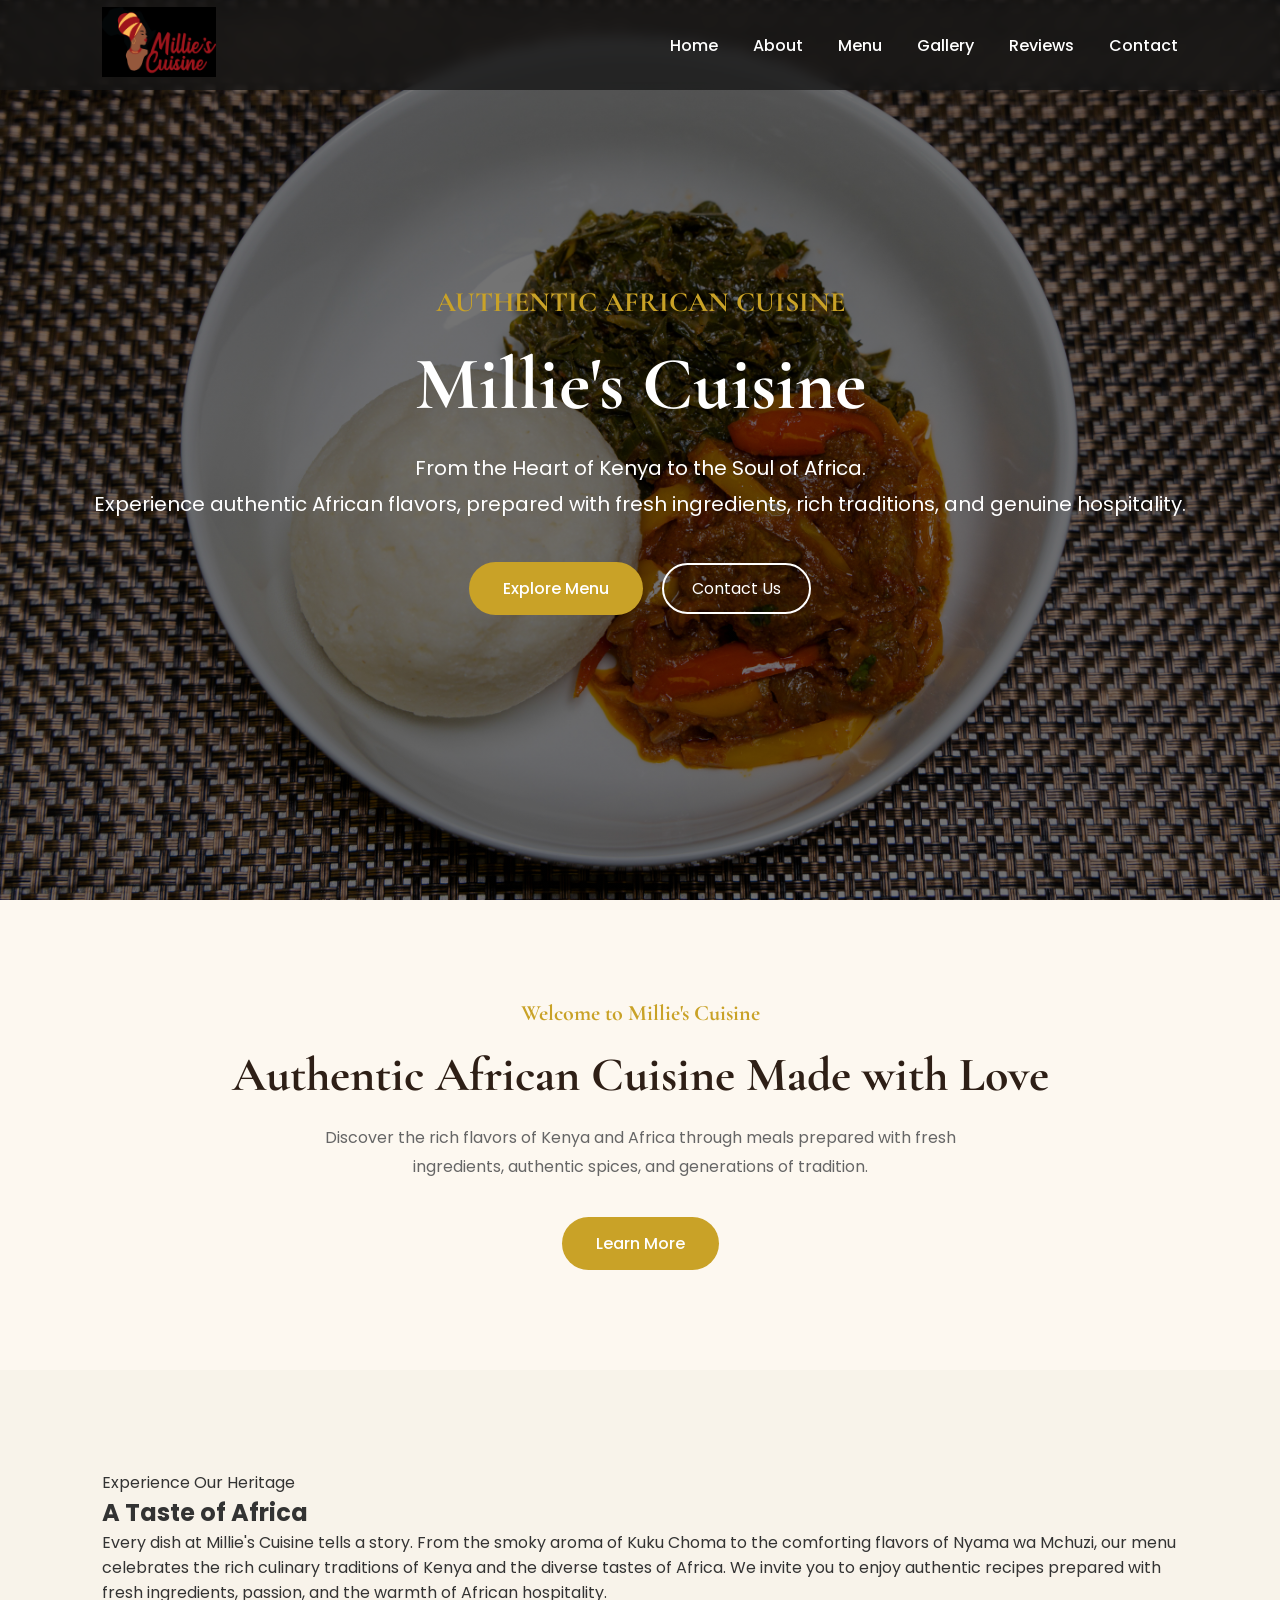
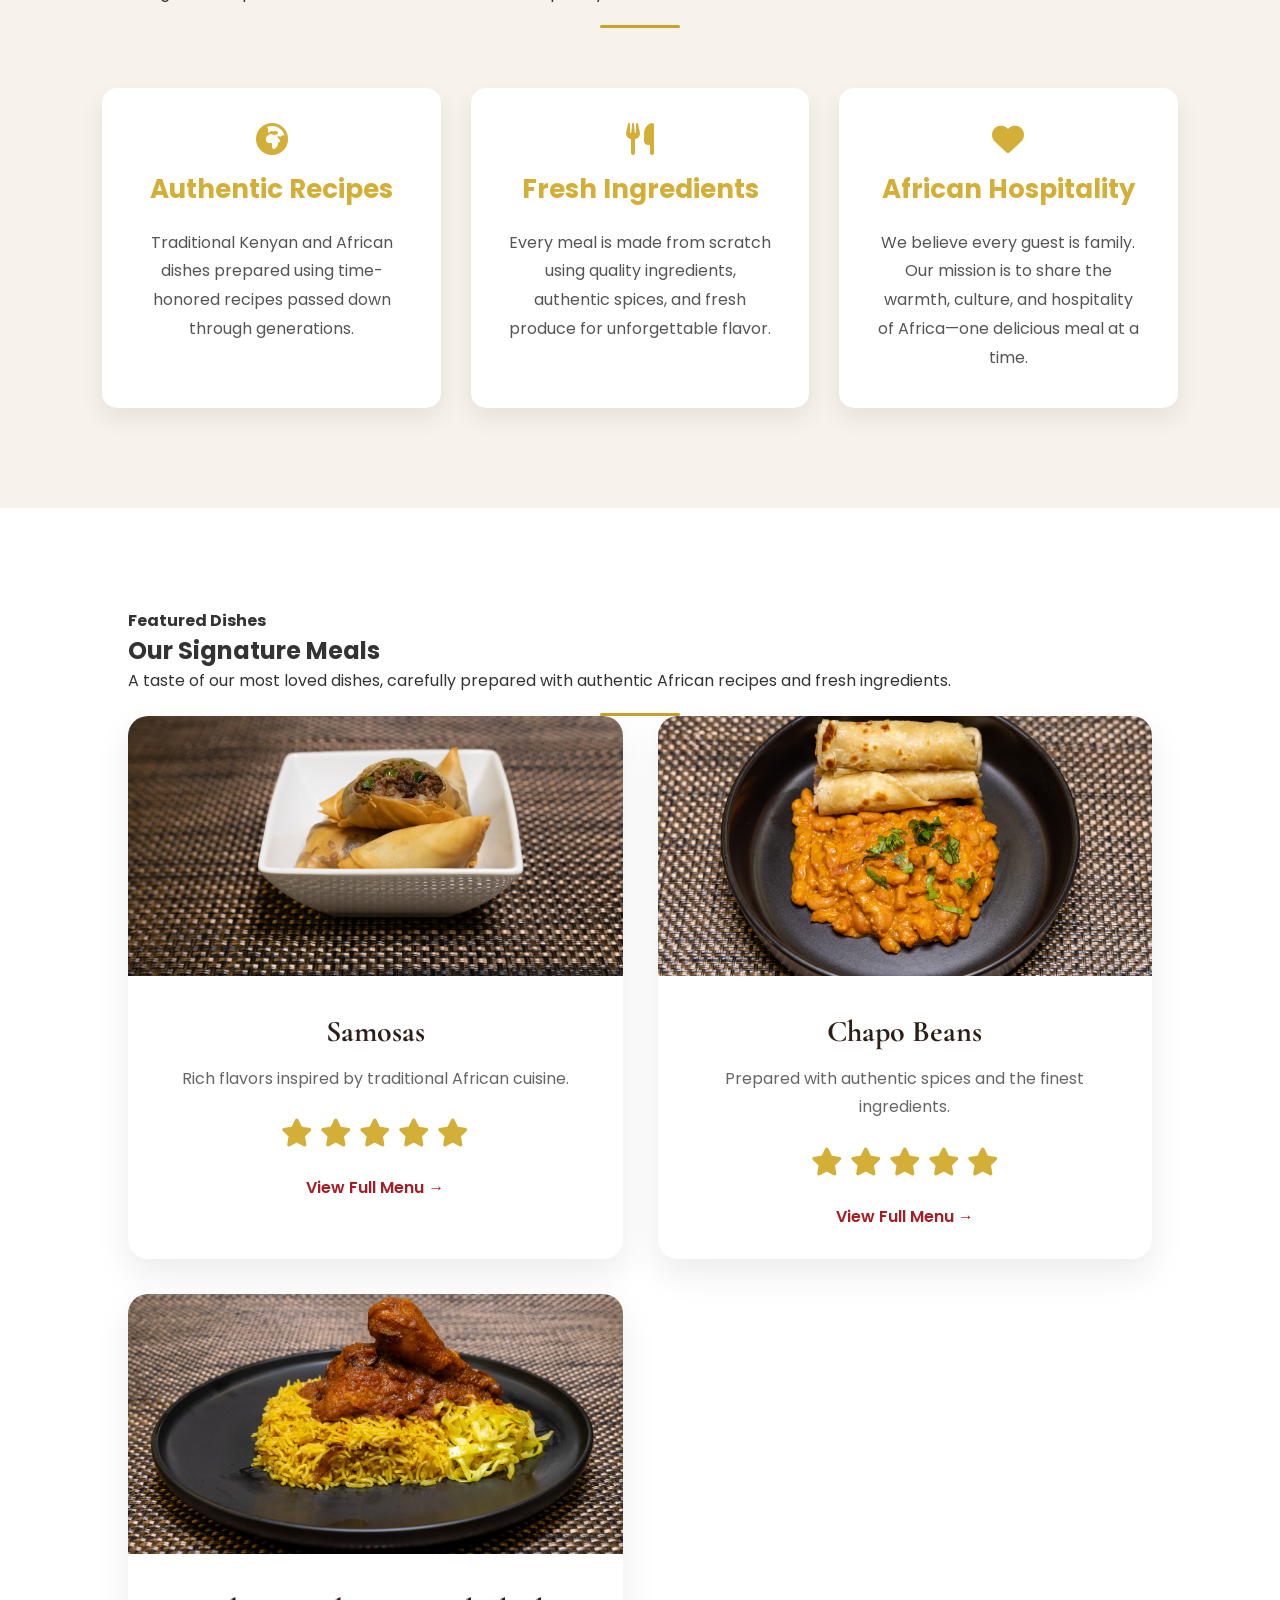
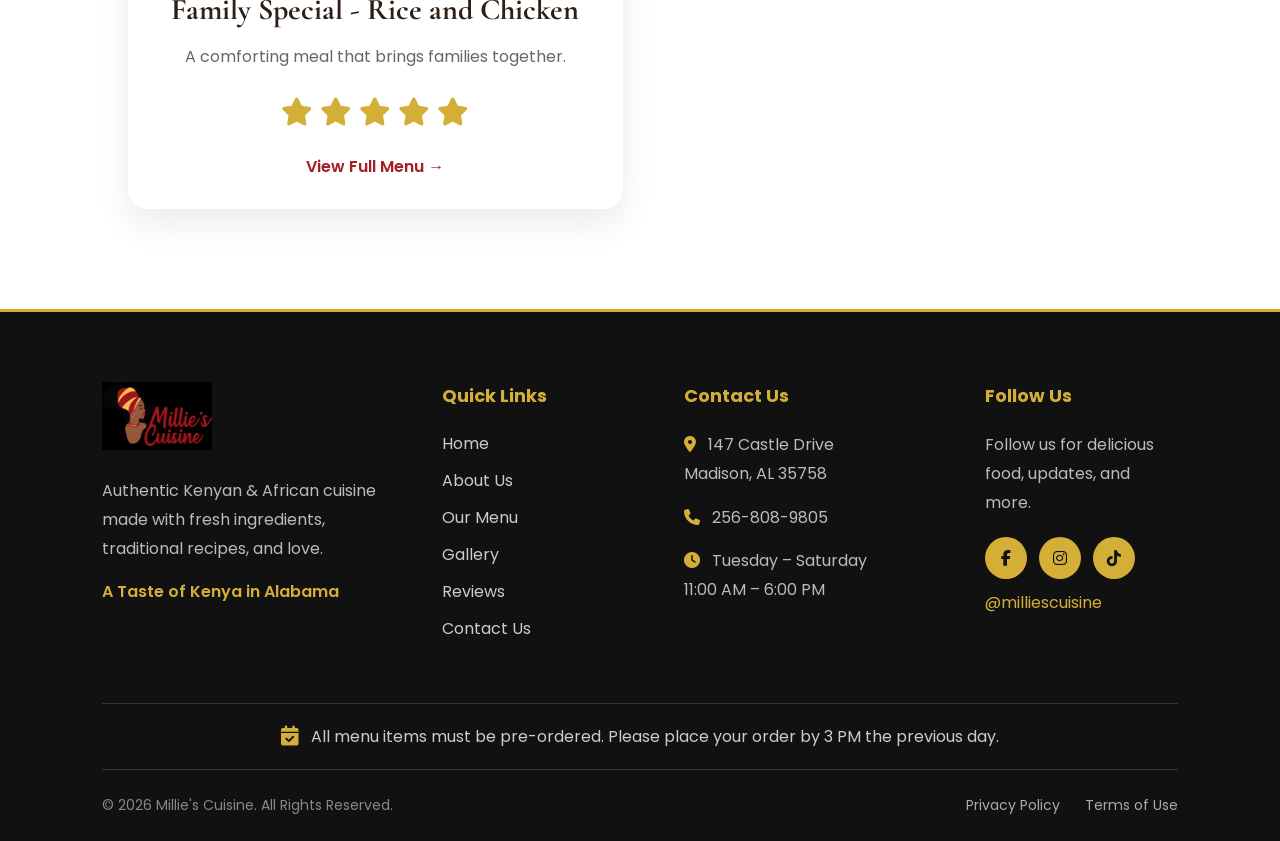
<file: index.html>
<!DOCTYPE html>
<html lang="en">
<head>
    <meta charset="UTF-8">
    <meta name="viewport" content="width=device-width, initial-scale=1.0">
    <title>Millie's Cuisine | Authentic African Flavors</title>

    <!-- CSS -->
    <link rel="stylesheet" href="css/style.css">
    <link rel="stylesheet" href="css/responsive.css">

    <!-- Google Fonts -->
    <link rel="preconnect" href="https://fonts.googleapis.com">
    <link href="https://fonts.googleapis.com/css2?family=Cormorant+Garamond:wght@500;600;700&family=Poppins:wght@300;400;500;600&display=swap" rel="stylesheet">

    <!-- Font Awesome -->
    <link rel="stylesheet" href="https://cdnjs.cloudflare.com/ajax/libs/font-awesome/6.7.2/css/all.min.css">
<base target="_blank">
</head>

<body>

    <!-- HEADER -->
    <header>
        <nav class="navbar">
            <div class="logo">
                <img src="images/logo.jpeg" alt="Millie's Cuisine Logo">
            </div>
            <ul class="nav-links">
                <li><a href="index.html">Home</a></li>
                <li><a href="about.html">About</a></li>
                <li><a href="menu.html">Menu</a></li>
                <li><a href="gallery.html">Gallery</a></li>
                <li><a href="reviews.html">Reviews</a></li>
                <li><a href="contact.html">Contact</a></li>
            </ul>
            <div class="menu-toggle" aria-label="Toggle navigation">
                <i class="fas fa-bars"></i>
            </div>
        </nav>
    </header>

    <!-- HERO SECTION -->
    <section class="hero">
        <div class="hero-content">
            <h3>AUTHENTIC AFRICAN CUISINE</h3>
            <h1>Millie's Cuisine</h1>
            <p>
                From the Heart of Kenya to the Soul of Africa.<br>
                Experience authentic African flavors, prepared with fresh
                ingredients, rich traditions, and genuine hospitality.
            </p>
            <div class="hero-buttons">
                <a href="menu.html" class="btn">Explore Menu</a>
                <a href="contact.html" class="btn-secondary">Contact Us</a>
            </div>
        </div>
    </section>

    <!-- WELCOME SECTION -->
    <section class="welcome">
        <div class="welcome-content">
            <h4>Welcome to Millie's Cuisine</h4>
            <h2>Authentic African Cuisine Made with Love</h2>
            <p>
                Discover the rich flavors of Kenya and Africa through meals
                prepared with fresh ingredients, authentic spices, and
                generations of tradition.
            </p>
            <a href="about.html" class="btn">Learn More</a>
        </div>
    </section>

    <!-- A TASTE OF AFRICA -->
    <section class="taste-africa">
        <div class="container">
            <div class="section-title">
                <span>Experience Our Heritage</span>
                <h2>A Taste of Africa</h2>
                <p>
                    Every dish at Millie's Cuisine tells a story. From the smoky aroma of
                    Kuku Choma to the comforting flavors of Nyama wa Mchuzi, our menu
                    celebrates the rich culinary traditions of Kenya and the diverse tastes
                    of Africa. We invite you to enjoy authentic recipes prepared with fresh
                    ingredients, passion, and the warmth of African hospitality.
                </p>
            </div>
            <div class="taste-grid">
                <div class="taste-card">
                    <h3><i class="fas fa-globe-africa"></i> Authentic Recipes</h3>
                    <p>
                        Traditional Kenyan and African dishes prepared using
                        time-honored recipes passed down through generations.
                    </p>
                </div>
                <div class="taste-card">
                    <h3><i class="fas fa-utensils"></i> Fresh Ingredients</h3>
                    <p>
                        Every meal is made from scratch using quality ingredients,
                        authentic spices, and fresh produce for unforgettable flavor.
                    </p>
                </div>
                <div class="taste-card">
                    <h3><i class="fas fa-heart"></i> African Hospitality</h3>
                    <p>
                        We believe every guest is family. Our mission is to share the
                        warmth, culture, and hospitality of Africa—one delicious meal
                        at a time.
                    </p>
                </div>
            </div>
        </div>
    </section>

    <!-- FEATURED DISHES -->
    <section class="featured-dishes">
        <div class="section-title">
            <h4>Featured Dishes</h4>
            <h2>Our Signature Meals</h2>
            <p>
                A taste of our most loved dishes, carefully prepared with authentic
                African recipes and fresh ingredients.
            </p>
        </div>
        <div class="dish-container">
            <div class="dish-card">
                <div class="dish-image">
                    <img src="images/samosa.jpg" alt="Kenyan Samosas" loading="lazy">
                </div>
                <div class="dish-content">
                    <h3>Samosas</h3>
                    <p>Rich flavors inspired by traditional African cuisine.</p>
                    <div class="stars">
                        <i class="fas fa-star"></i>
                        <i class="fas fa-star"></i>
                        <i class="fas fa-star"></i>
                        <i class="fas fa-star"></i>
                        <i class="fas fa-star"></i>
                    </div>
                    <a href="menu.html" class="menu-link">View Full Menu →</a>
                </div>
            </div>
            <div class="dish-card">
                <div class="dish-image">
                    <img src="images/chapobeans.jpg" alt="Chapo Beans" loading="lazy">
                </div>
                <div class="dish-content">
                    <h3>Chapo Beans</h3>
                    <p>Prepared with authentic spices and the finest ingredients.</p>
                    <div class="stars">
                        <i class="fas fa-star"></i>
                        <i class="fas fa-star"></i>
                        <i class="fas fa-star"></i>
                        <i class="fas fa-star"></i>
                        <i class="fas fa-star"></i>
                    </div>
                    <a href="menu.html" class="menu-link">View Full Menu →</a>
                </div>
            </div>
            <div class="dish-card">
                <div class="dish-image">
                    <img src="images/rice.jpg" alt="Family Special - Rice and Chicken" loading="lazy">
                </div>
                <div class="dish-content">
                    <h3>Family Special - Rice and Chicken</h3>
                    <p>A comforting meal that brings families together.</p>
                    <div class="stars">
                        <i class="fas fa-star"></i>
                        <i class="fas fa-star"></i>
                        <i class="fas fa-star"></i>
                        <i class="fas fa-star"></i>
                        <i class="fas fa-star"></i>
                    </div>
                    <a href="menu.html" class="menu-link">View Full Menu →</a>
                </div>
            </div>
        </div>
    </section>

    <!-- FOOTER -->
    <footer class="footer">
        <div class="footer-container">
            <!-- BRAND -->
            <div class="footer-column footer-brand">
                <img src="images/logo.jpeg" alt="Millie's Cuisine Logo" class="footer-logo" loading="lazy">
                <p>Authentic Kenyan & African cuisine made with fresh ingredients, traditional recipes, and love.</p>
                <p class="footer-tagline">A Taste of Kenya in Alabama</p>
            </div>

            <!-- QUICK LINKS -->
            <div class="footer-column">
                <h3>Quick Links</h3>
                <ul>
                    <li><a href="index.html">Home</a></li>
                    <li><a href="about.html">About Us</a></li>
                    <li><a href="menu.html">Our Menu</a></li>
                    <li><a href="gallery.html">Gallery</a></li>
                    <li><a href="reviews.html">Reviews</a></li>
                    <li><a href="contact.html">Contact Us</a></li>
                </ul>
            </div>

            <!-- CONTACT -->
            <div class="footer-column">
                <h3>Contact Us</h3>
                <p><i class="fas fa-location-dot"></i> 147 Castle Drive<br>Madison, AL 35758</p>
                <p><i class="fas fa-phone"></i> <a href="tel:2568089805">256-808-9805</a></p>
                <p><i class="fas fa-clock"></i> Tuesday – Saturday<br>11:00 AM – 6:00 PM</p>
            </div>

            <!-- SOCIAL MEDIA -->
            <div class="footer-column">
                <h3>Follow Us</h3>
                <p>Follow us for delicious food, updates, and more.</p>
                <div class="footer-social">
                    <a href="https://www.facebook.com/profile.php?id=100083269661090" target="_blank" rel="noopener noreferrer" aria-label="Facebook"><i class="fab fa-facebook-f"></i></a>
                    <a href="https://www.instagram.com/milliescuisine" target="_blank" rel="noopener noreferrer" aria-label="Instagram"><i class="fab fa-instagram"></i></a>
                    <a href="https://www.tiktok.com/@milliescuisine" target="_blank" rel="noopener noreferrer" aria-label="TikTok"><i class="fab fa-tiktok"></i></a>
                </div>
                <p class="footer-handle">@milliescuisine</p>
            </div>
        </div>

        <!-- PRE-ORDER NOTICE -->
        <div class="footer-order-notice">
            <i class="fas fa-calendar-check"></i>
            <span>All menu items must be pre-ordered. Please place your order by 3 PM the previous day.</span>
        </div>

        <!-- BOTTOM FOOTER -->
        <div class="footer-bottom">
            <p>© 2026 Millie's Cuisine. All Rights Reserved.</p>
            <div class="footer-legal">
                <a href="privacy.html">Privacy Policy</a>
                <a href="terms.html">Terms of Use</a>
            </div>
        </div>
    </footer>

    <!-- Scroll To Top Button -->
    <button id="scrollTopBtn" title="Go to top">
        <i class="fas fa-arrow-up"></i>
    </button>

    <script src="js/script.js"></script>
</body>
</html>
</file>
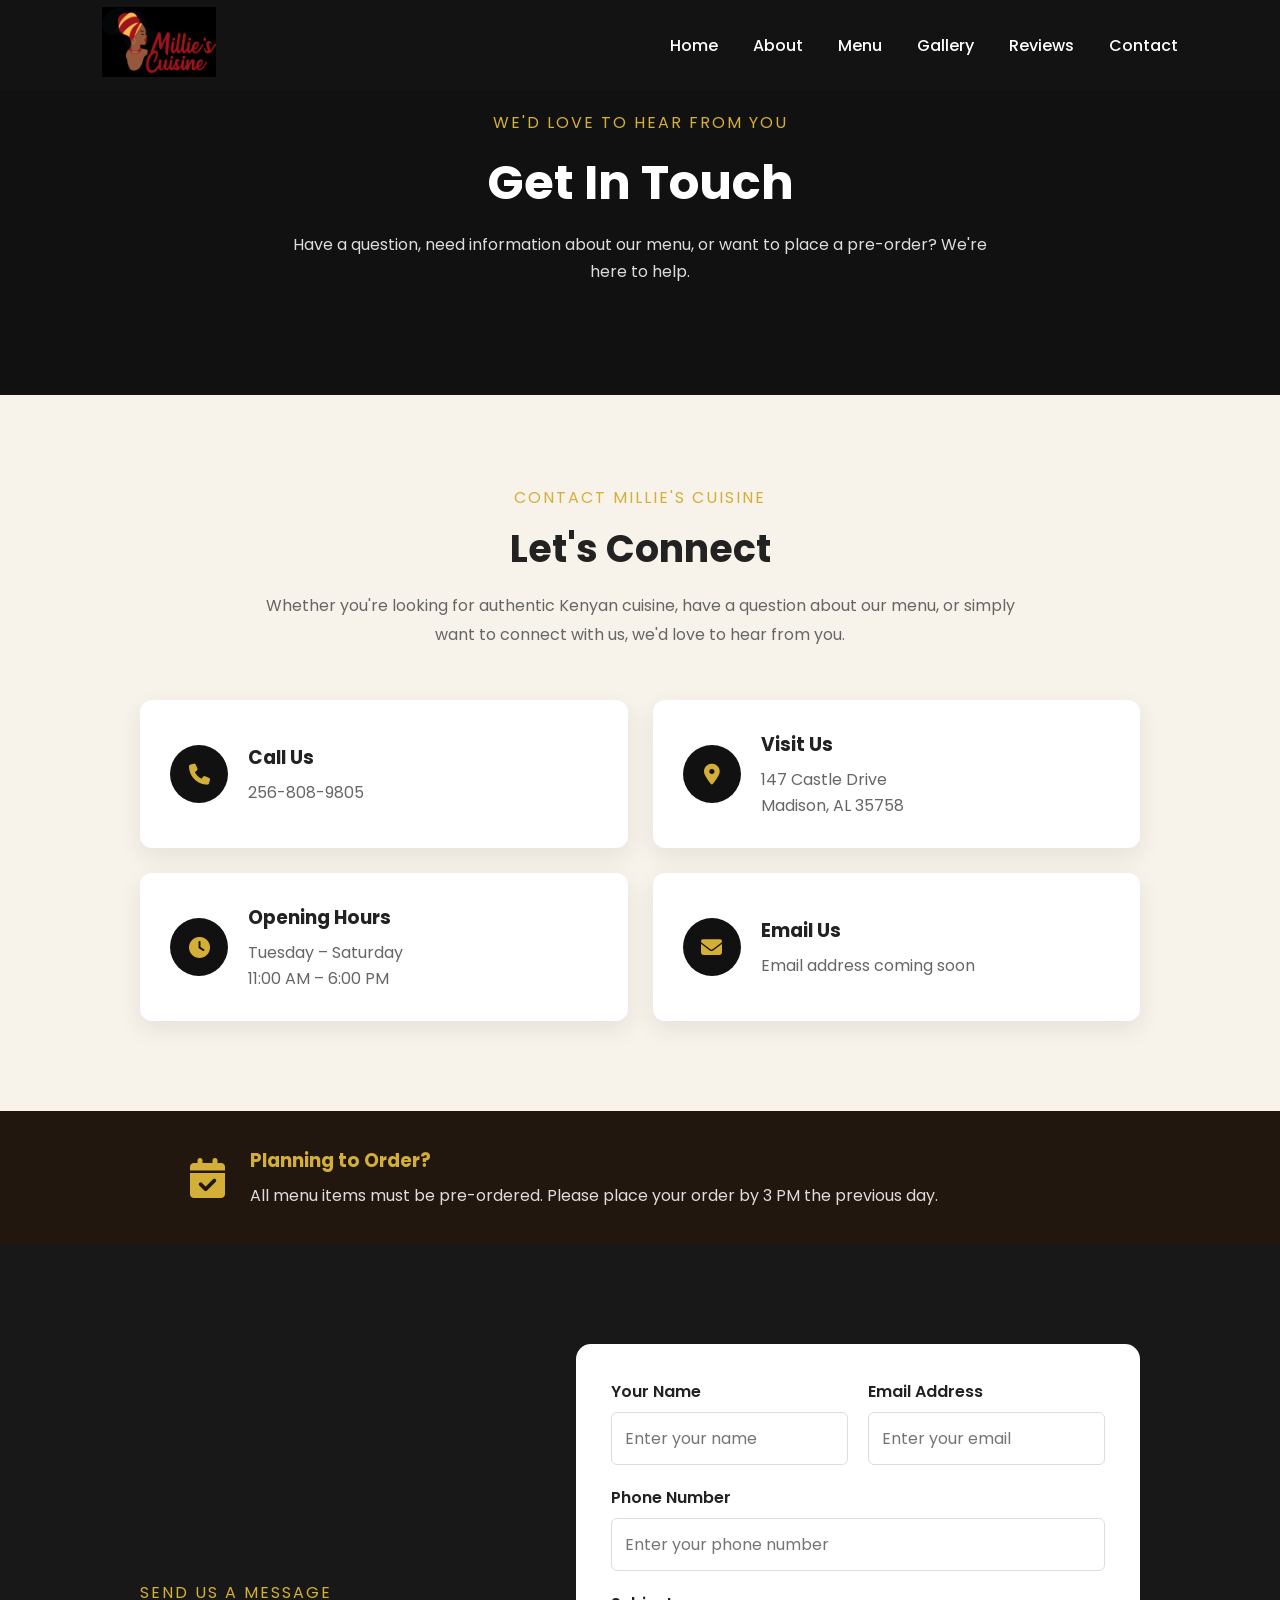
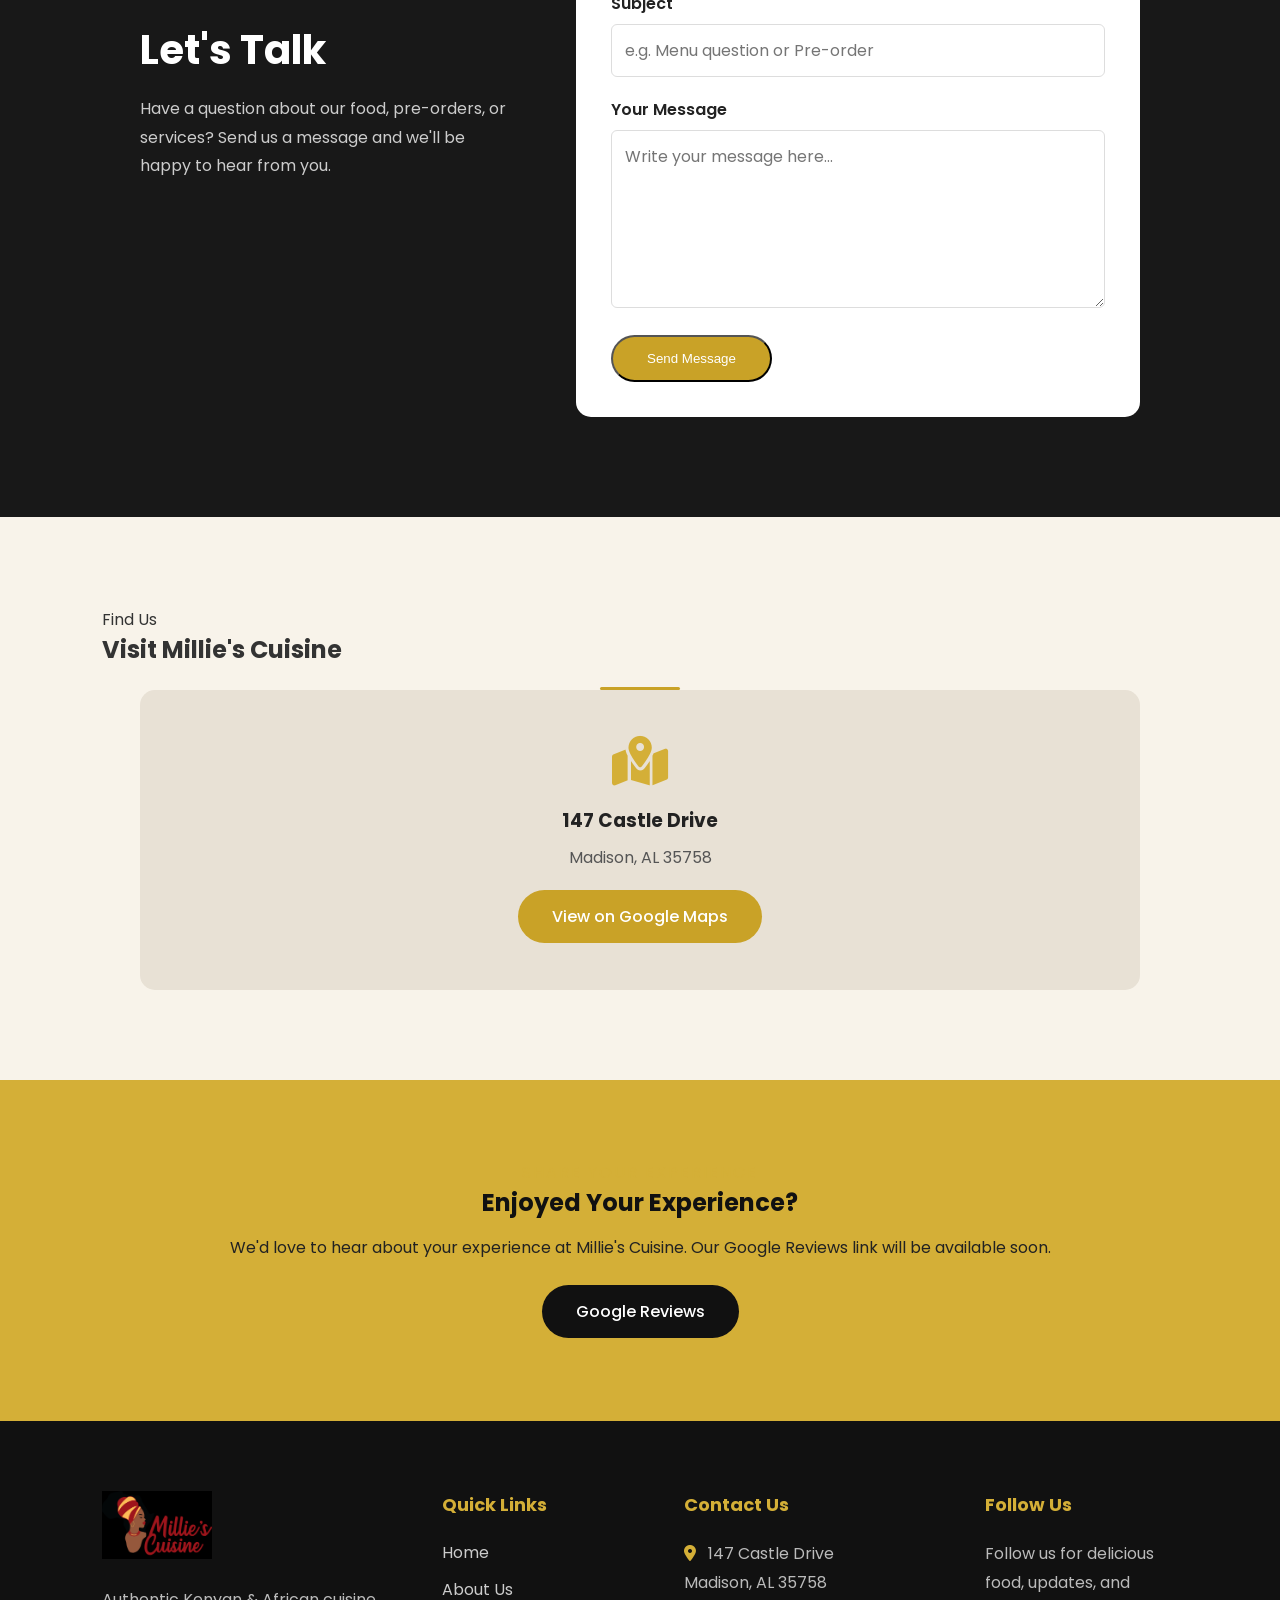
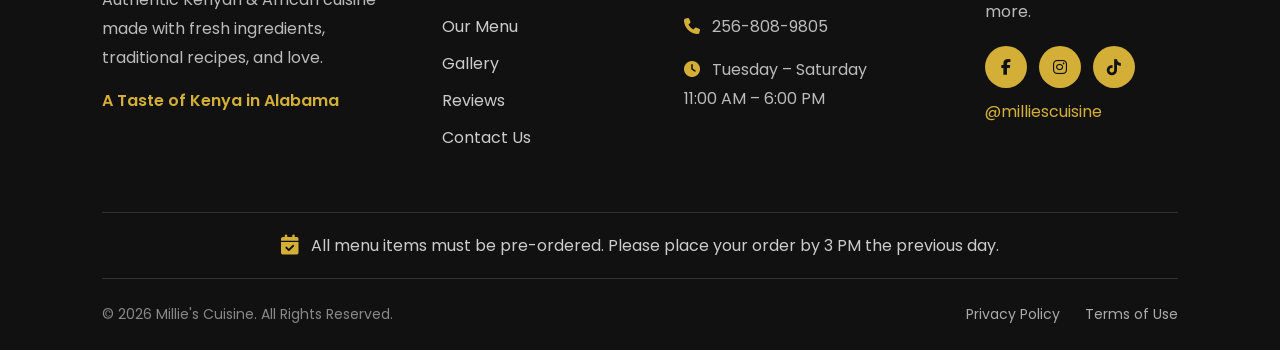
<file: contact.html>
<!DOCTYPE html>
<html lang="en">
<head>
    <meta charset="UTF-8">
    <meta name="viewport" content="width=device-width, initial-scale=1.0">
    <title>Contact Us | Millie's Cuisine</title>

    <!-- CSS -->
    <link rel="stylesheet" href="css/style.css">
    <link rel="stylesheet" href="css/responsive.css">

    <!-- Google Fonts -->
    <link rel="preconnect" href="https://fonts.googleapis.com">
    <link href="https://fonts.googleapis.com/css2?family=Cormorant+Garamond:wght@500;600;700&family=Poppins:wght@300;400;500;600&display=swap" rel="stylesheet">

    <!-- Font Awesome -->
    <link rel="stylesheet" href="https://cdnjs.cloudflare.com/ajax/libs/font-awesome/6.7.2/css/all.min.css">
<base target="_blank">
</head>

<body>

    <!-- HEADER -->
    <header>
        <nav class="navbar">
            <div class="logo">
                <img src="images/logo.jpeg" alt="Millie's Cuisine Logo">
            </div>
            <ul class="nav-links">
                <li><a href="index.html">Home</a></li>
                <li><a href="about.html">About</a></li>
                <li><a href="menu.html">Menu</a></li>
                <li><a href="gallery.html">Gallery</a></li>
                <li><a href="reviews.html">Reviews</a></li>
                <li><a href="contact.html">Contact</a></li>
            </ul>
            <div class="menu-toggle" aria-label="Toggle navigation">
                <i class="fas fa-bars"></i>
            </div>
        </nav>
    </header>

    <!-- CONTACT HERO -->
    <section class="contact-hero">
        <div class="container">
            <span class="section-subtitle">We'd Love To Hear From You</span>
            <h1>Get In Touch</h1>
            <p>Have a question, need information about our menu, or want to place a pre-order? We're here to help.</p>
        </div>
    </section>

    <!-- CONTACT INFORMATION -->
    <section class="contact-info-section">
        <div class="container">
            <div class="contact-intro">
                <span class="section-subtitle">Contact Millie's Cuisine</span>
                <h2>Let's Connect</h2>
                <p>Whether you're looking for authentic Kenyan cuisine, have a question about our menu, or simply want to connect with us, we'd love to hear from you.</p>
            </div>

            <div class="contact-details">
                <!-- PHONE -->
                <div class="contact-detail">
                    <div class="contact-detail-icon">
                        <i class="fas fa-phone"></i>
                    </div>
                    <div>
                        <h3>Call Us</h3>
                        <a href="tel:+12568089805">256-808-9805</a>
                    </div>
                </div>

                <!-- LOCATION -->
                <div class="contact-detail">
                    <div class="contact-detail-icon">
                        <i class="fas fa-location-dot"></i>
                    </div>
                    <div>
                        <h3>Visit Us</h3>
                        <p>147 Castle Drive<br>Madison, AL 35758</p>
                    </div>
                </div>

                <!-- HOURS -->
                <div class="contact-detail">
                    <div class="contact-detail-icon">
                        <i class="fas fa-clock"></i>
                    </div>
                    <div>
                        <h3>Opening Hours</h3>
                        <p>Tuesday – Saturday<br>11:00 AM – 6:00 PM</p>
                    </div>
                </div>

                <!-- EMAIL -->
                <div class="contact-detail">
                    <div class="contact-detail-icon">
                        <i class="fas fa-envelope"></i>
                    </div>
                    <div>
                        <h3>Email Us</h3>
                        <p>Email address coming soon</p>
                    </div>
                </div>
            </div>
        </div>
    </section>

    <!-- PRE-ORDER NOTICE -->
    <section class="preorder-notice">
        <div class="container">
            <div class="preorder-content">
                <i class="fas fa-calendar-check"></i>
                <div>
                    <h3>Planning to Order?</h3>
                    <p>All menu items must be pre-ordered. Please place your order by 3 PM the previous day.</p>
                </div>
            </div>
        </div>
    </section>

    <!-- CONTACT FORM -->
    <section class="contact-form-section">
        <div class="container">
            <div class="contact-form-wrapper">
                <div class="contact-form-heading">
                    <span class="section-subtitle">Send Us A Message</span>
                    <h2>Let's Talk</h2>
                    <p>Have a question about our food, pre-orders, or services? Send us a message and we'll be happy to hear from you.</p>
                </div>

                <form id="contactForm" class="contact-form" action="https://formspree.io/f/xdenyaqj" method="POST">
                    <div class="form-row">
                        <div class="form-group">
                            <label for="name">Your Name</label>
                            <input type="text" id="name" name="name" placeholder="Enter your name" required>
                        </div>
                        <div class="form-group">
                            <label for="email">Email Address</label>
                            <input type="email" id="email" name="email" placeholder="Enter your email" required>
                        </div>
                    </div>

                    <div class="form-group">
                        <label for="phone">Phone Number</label>
                        <input type="tel" id="phone" name="phone" placeholder="Enter your phone number">
                    </div>

                    <div class="form-group">
                        <label for="subject">Subject</label>
                        <input type="text" id="subject" name="subject" placeholder="e.g. Menu question or Pre-order" required>
                    </div>

                    <div class="form-group">
                        <label for="message">Your Message</label>
                        <textarea id="message" name="message" rows="6" placeholder="Write your message here..." required></textarea>
                    </div>

                    <button type="submit" class="btn">Send Message</button>
                </form>
            </div>
        </div>
    </section>

    <!-- FIND US -->
    <section class="map-section">
        <div class="container">
            <div class="section-title">
                <span>Find Us</span>
                <h2>Visit Millie's Cuisine</h2>
            </div>

            <div class="map-placeholder">
                <i class="fas fa-map-location-dot"></i>
                <h3>147 Castle Drive</h3>
                <p>Madison, AL 35758</p>
                <a href="https://www.google.com/maps/search/?api=1&query=147+Castle+Drive+Madison+AL+35758" target="_blank" class="btn">View on Google Maps</a>
            </div>
        </div>
    </section>

    <!-- GOOGLE REVIEWS -->
    <section class="contact-reviews">
        <div class="container">
            <div class="reviews-content">
                <span class="section-subtitle">Share Your Experience</span>
                <h2>Enjoyed Your Experience?</h2>
                <p>We'd love to hear about your experience at Millie's Cuisine. Our Google Reviews link will be available soon.</p>
                <a href="#" class="btn">Google Reviews</a>
            </div>
        </div>
    </section>

    <!-- SCROLL TO TOP -->
    <button id="scrollTopBtn" title="Go to top">
        <i class="fas fa-arrow-up"></i>
    </button>

    <!-- FOOTER -->
    <footer class="footer">
        <div class="footer-container">
            <!-- BRAND -->
            <div class="footer-column footer-brand">
                <img src="images/logo.jpeg" alt="Millie's Cuisine Logo" class="footer-logo" loading="lazy">
                <p>Authentic Kenyan & African cuisine made with fresh ingredients, traditional recipes, and love.</p>
                <p class="footer-tagline">A Taste of Kenya in Alabama</p>
            </div>

            <!-- QUICK LINKS -->
            <div class="footer-column">
                <h3>Quick Links</h3>
                <ul>
                    <li><a href="index.html">Home</a></li>
                    <li><a href="about.html">About Us</a></li>
                    <li><a href="menu.html">Our Menu</a></li>
                    <li><a href="gallery.html">Gallery</a></li>
                    <li><a href="reviews.html">Reviews</a></li>
                    <li><a href="contact.html">Contact Us</a></li>
                </ul>
            </div>

            <!-- CONTACT -->
            <div class="footer-column">
                <h3>Contact Us</h3>
                <p><i class="fas fa-location-dot"></i> 147 Castle Drive<br>Madison, AL 35758</p>
                <p><i class="fas fa-phone"></i> <a href="tel:2568089805">256-808-9805</a></p>
                <p><i class="fas fa-clock"></i> Tuesday – Saturday<br>11:00 AM – 6:00 PM</p>
            </div>

            <!-- SOCIAL MEDIA -->
            <div class="footer-column">
                <h3>Follow Us</h3>
                <p>Follow us for delicious food, updates, and more.</p>
                <div class="footer-social">
                    <a href="https://www.facebook.com/profile.php?id=100083269661090" target="_blank" rel="noopener noreferrer" aria-label="Facebook"><i class="fab fa-facebook-f"></i></a>
                    <a href="https://www.instagram.com/milliescuisine" target="_blank" rel="noopener noreferrer" aria-label="Instagram"><i class="fab fa-instagram"></i></a>
                    <a href="https://www.tiktok.com/@milliescuisine" target="_blank" rel="noopener noreferrer" aria-label="TikTok"><i class="fab fa-tiktok"></i></a>
                </div>
                <p class="footer-handle">@milliescuisine</p>
            </div>
        </div>

        <!-- PRE-ORDER NOTICE -->
        <div class="footer-order-notice">
            <i class="fas fa-calendar-check"></i>
            <span>All menu items must be pre-ordered. Please place your order by 3 PM the previous day.</span>
        </div>

        <!-- BOTTOM FOOTER -->
        <div class="footer-bottom">
            <p>© 2026 Millie's Cuisine. All Rights Reserved.</p>
            <div class="footer-legal">
                <a href="privacy.html">Privacy Policy</a>
                <a href="terms.html">Terms of Use</a>
            </div>
        </div>
    </footer>

    <script src="js/script.js"></script>
</body>
</html>
</file>
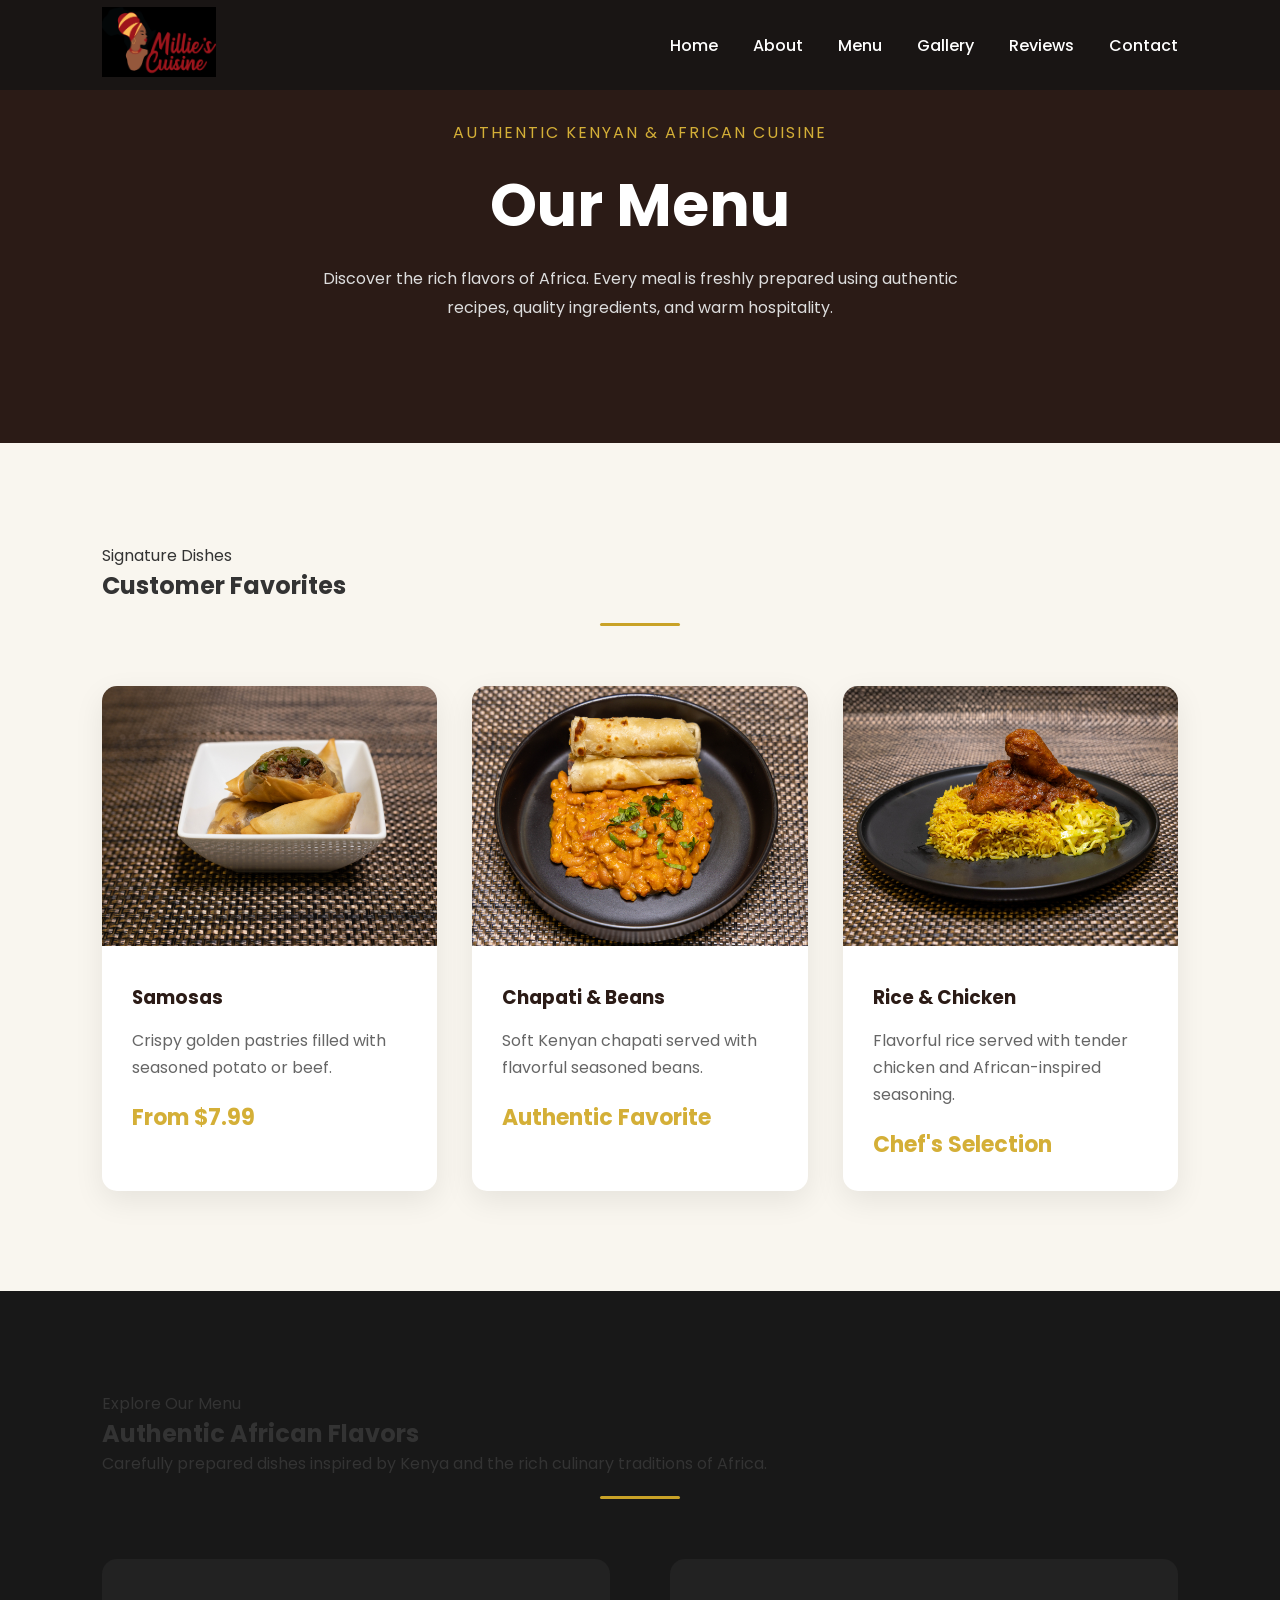
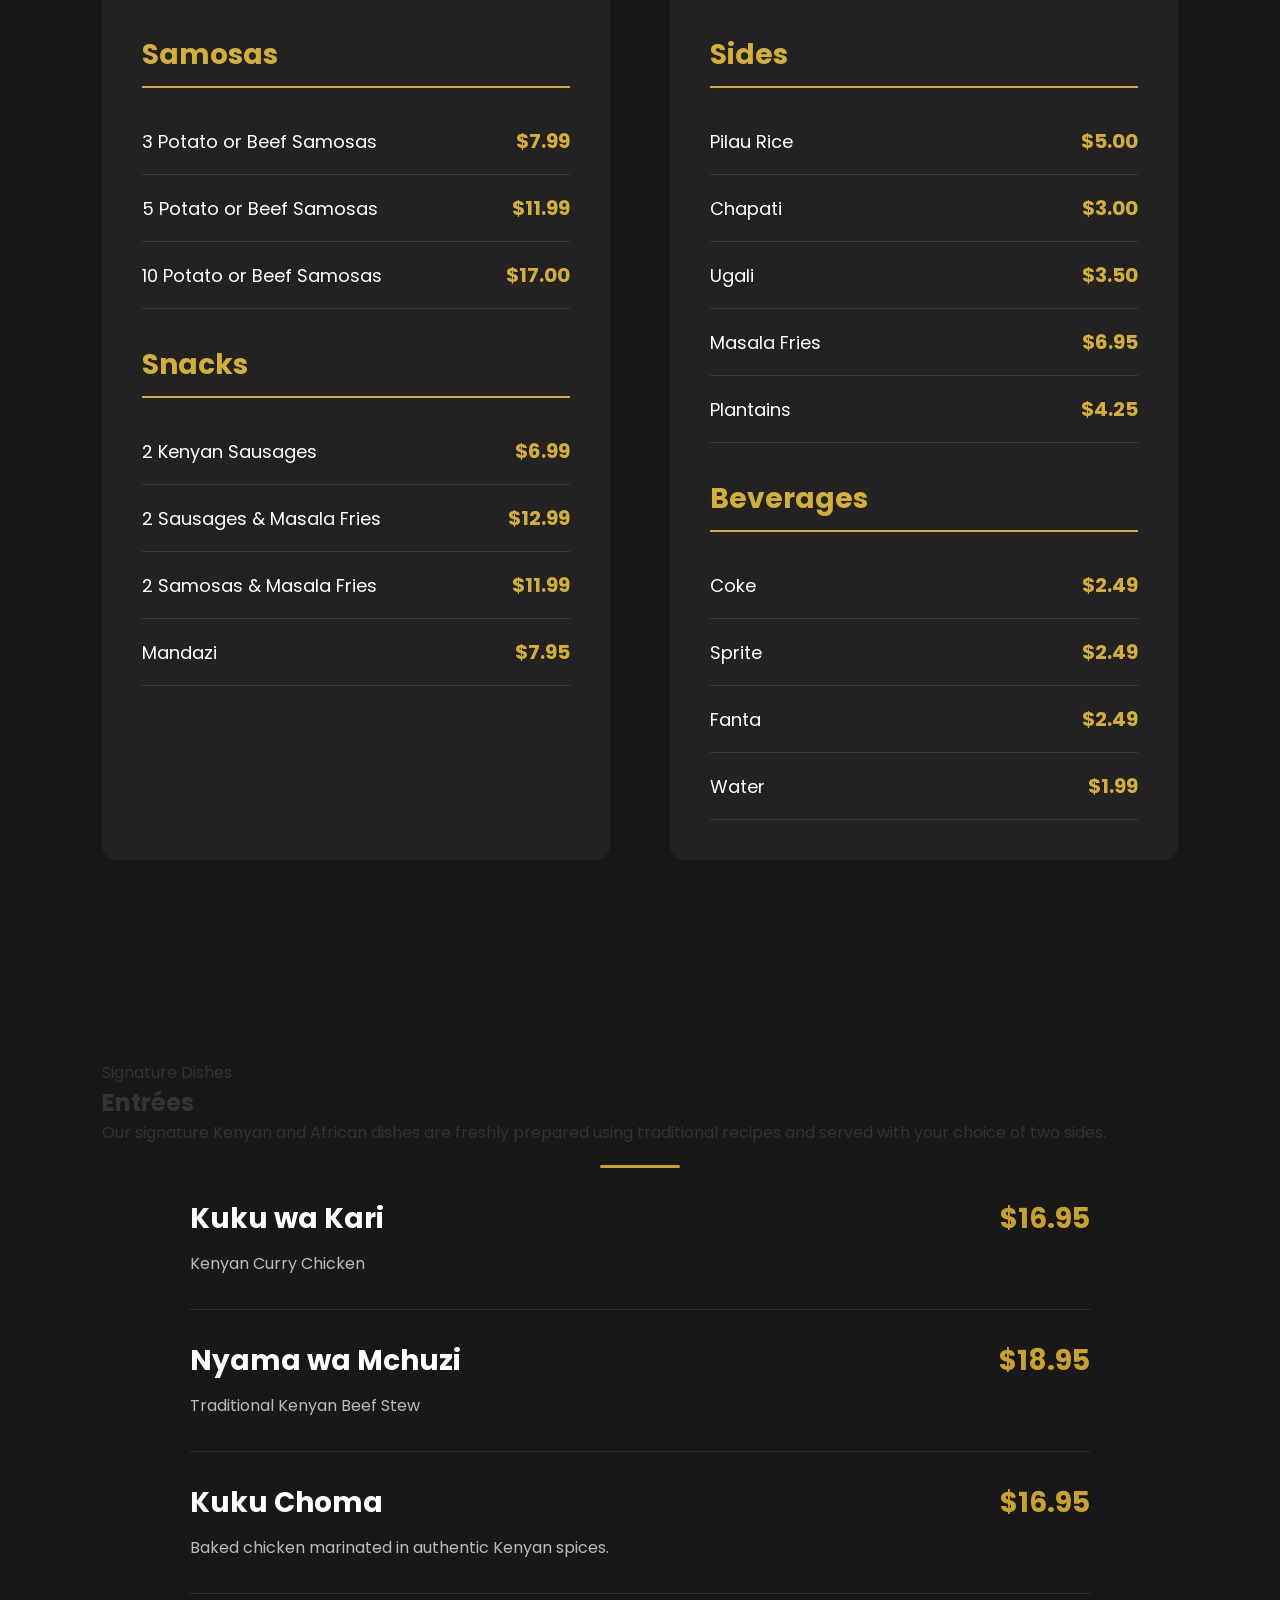
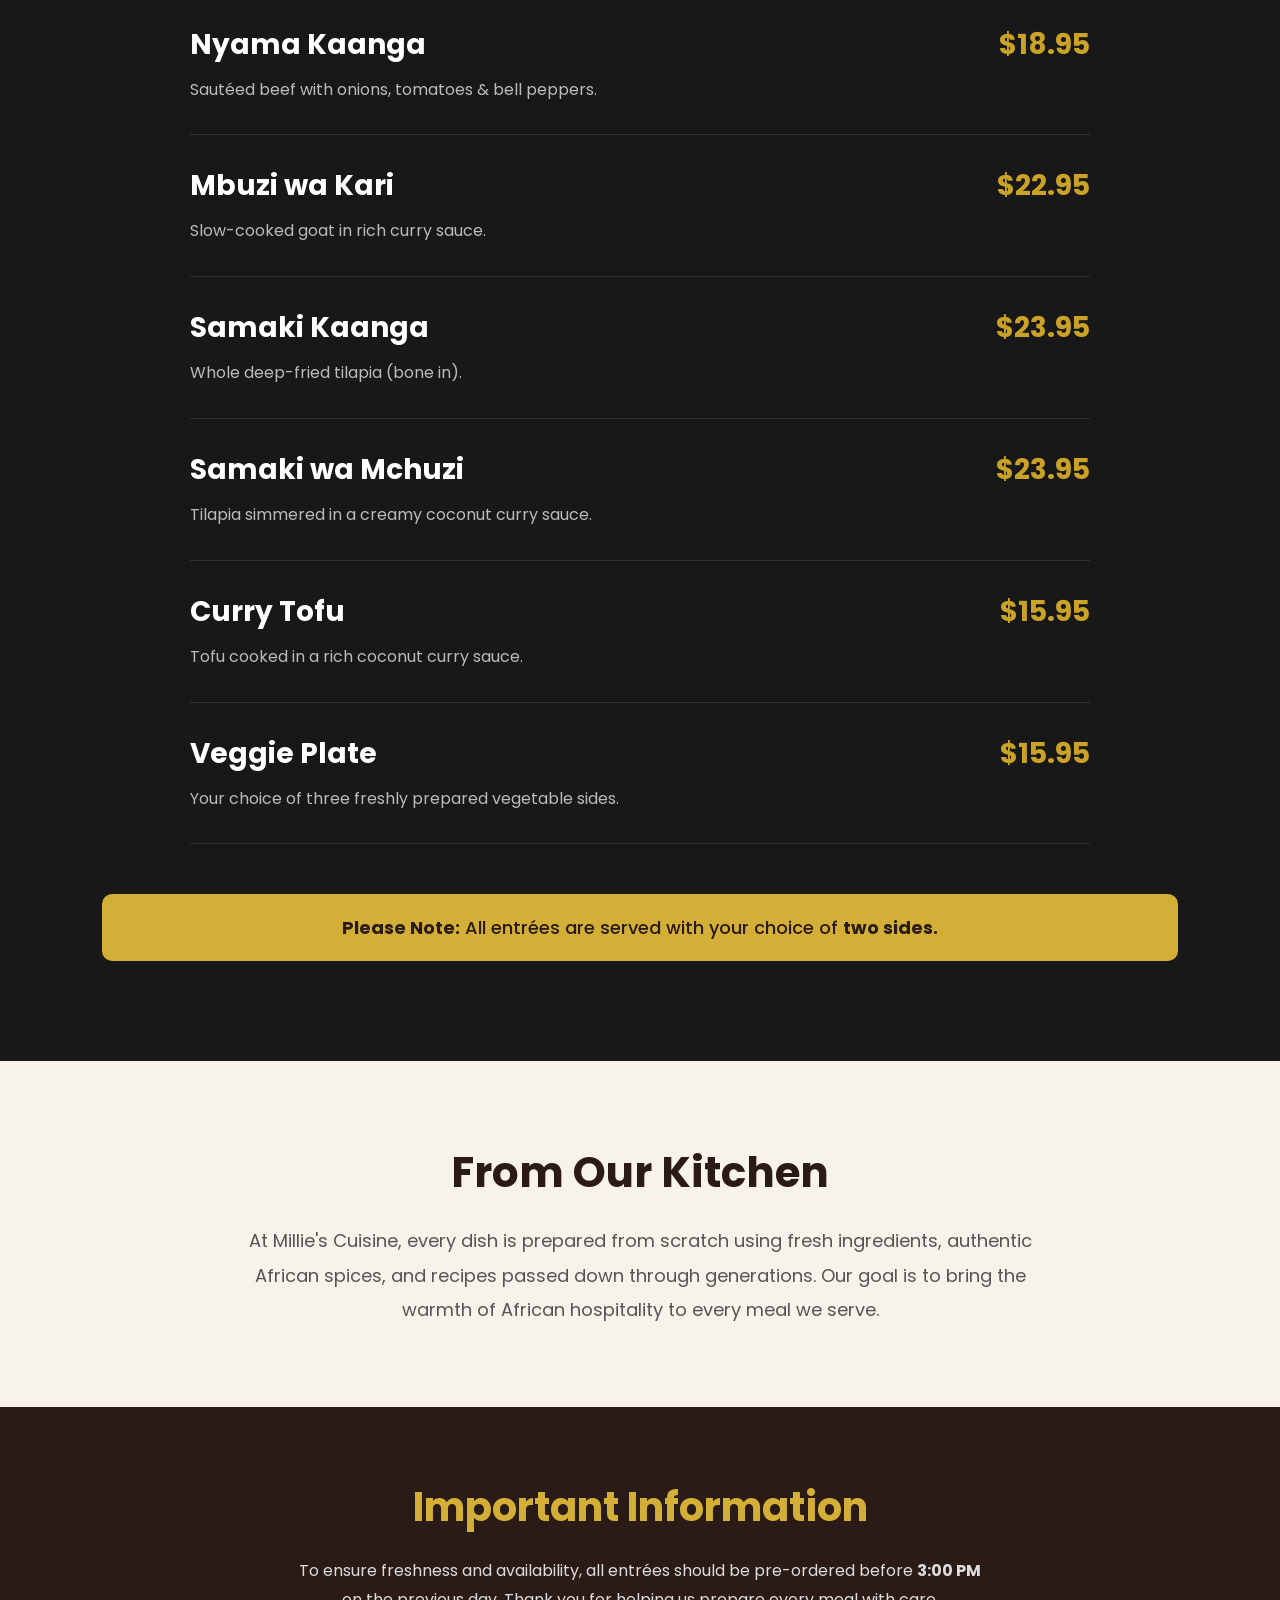
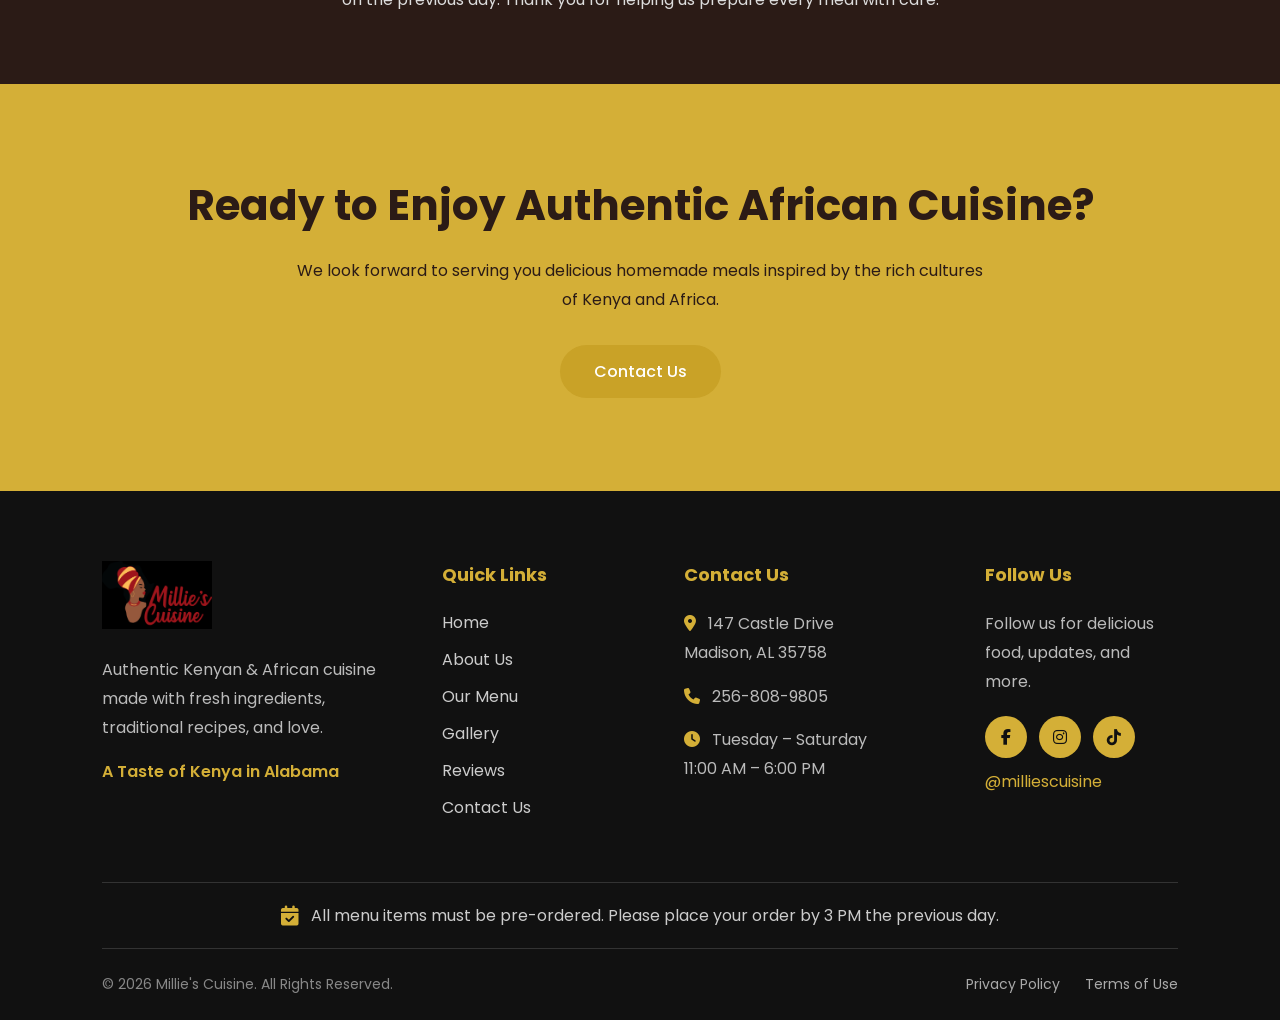
<file: menu.html>
<!DOCTYPE html>
<html lang="en">
<head>
    <meta charset="UTF-8">
    <meta name="viewport" content="width=device-width, initial-scale=1.0">
    <title>Our Menu | Millie's Cuisine</title>

    <!-- CSS -->
    <link rel="stylesheet" href="css/style.css">
    <link rel="stylesheet" href="css/responsive.css">

    <!-- Google Fonts -->
    <link rel="preconnect" href="https://fonts.googleapis.com">
    <link href="https://fonts.googleapis.com/css2?family=Cormorant+Garamond:wght@500;600;700&family=Poppins:wght@300;400;500;600&display=swap" rel="stylesheet">

    <!-- Font Awesome -->
    <link rel="stylesheet" href="https://cdnjs.cloudflare.com/ajax/libs/font-awesome/6.7.2/css/all.min.css">
<base target="_blank">
</head>

<body>

    <!-- HEADER -->
    <header>
        <nav class="navbar">
            <div class="logo">
                <img src="images/logo.jpeg" alt="Millie's Cuisine Logo">
            </div>
            <ul class="nav-links">
                <li><a href="index.html">Home</a></li>
                <li><a href="about.html">About</a></li>
                <li><a href="menu.html">Menu</a></li>
                <li><a href="gallery.html">Gallery</a></li>
                <li><a href="reviews.html">Reviews</a></li>
                <li><a href="contact.html">Contact</a></li>
            </ul>
            <div class="menu-toggle" aria-label="Toggle navigation">
                <i class="fas fa-bars"></i>
            </div>
        </nav>
    </header>

    <!-- MENU HERO -->
    <section class="menu-hero">
        <div class="container">
            <span class="section-subtitle">Authentic Kenyan & African Cuisine</span>
            <h1>Our Menu</h1>
            <p>Discover the rich flavors of Africa. Every meal is freshly prepared using authentic recipes, quality ingredients, and warm hospitality.</p>
        </div>
    </section>

    <!-- FEATURED MENU -->
    <section class="featured-menu">
        <div class="container">
            <div class="section-title">
                <span>Signature Dishes</span>
                <h2>Customer Favorites</h2>
            </div>
            <div class="menu-grid">
                <div class="menu-card">
                    <img src="images/samosa.jpg" alt="Kenyan Samosas" loading="lazy">
                    <div class="menu-content">
                        <h3>Samosas</h3>
                        <p>Crispy golden pastries filled with seasoned potato or beef.</p>
                        <span>From $7.99</span>
                    </div>
                </div>
                <div class="menu-card">
                    <img src="images/chapobeans.jpg" alt="Chapati and Beans" loading="lazy">
                    <div class="menu-content">
                        <h3>Chapati & Beans</h3>
                        <p>Soft Kenyan chapati served with flavorful seasoned beans.</p>
                        <span>Authentic Favorite</span>
                    </div>
                </div>
                <div class="menu-card">
                    <img src="images/rice.jpg" alt="Rice and Chicken" loading="lazy">
                    <div class="menu-content">
                        <h3>Rice & Chicken</h3>
                        <p>Flavorful rice served with tender chicken and African-inspired seasoning.</p>
                        <span>Chef's Selection</span>
                    </div>
                </div>
            </div>
        </div>
    </section>

    <!-- COMPLETE MENU -->
    <section class="restaurant-menu">
        <div class="container">
            <div class="section-title">
                <span>Explore Our Menu</span>
                <h2>Authentic African Flavors</h2>
                <p>Carefully prepared dishes inspired by Kenya and the rich culinary traditions of Africa.</p>
            </div>
            <div class="menu-columns">
                <!-- LEFT COLUMN -->
                <div class="menu-column">
                    <h3 class="category-title">Samosas</h3>
                    <div class="menu-row"><span>3 Potato or Beef Samosas</span><strong>$7.99</strong></div>
                    <div class="menu-row"><span>5 Potato or Beef Samosas</span><strong>$11.99</strong></div>
                    <div class="menu-row"><span>10 Potato or Beef Samosas</span><strong>$17.00</strong></div>

                    <h3 class="category-title">Snacks</h3>
                    <div class="menu-row"><span>2 Kenyan Sausages</span><strong>$6.99</strong></div>
                    <div class="menu-row"><span>2 Sausages & Masala Fries</span><strong>$12.99</strong></div>
                    <div class="menu-row"><span>2 Samosas & Masala Fries</span><strong>$11.99</strong></div>
                    <div class="menu-row"><span>Mandazi</span><strong>$7.95</strong></div>
                </div>

                <!-- RIGHT COLUMN -->
                <div class="menu-column">
                    <h3 class="category-title">Sides</h3>
                    <div class="menu-row"><span>Pilau Rice</span><strong>$5.00</strong></div>
                    <div class="menu-row"><span>Chapati</span><strong>$3.00</strong></div>
                    <div class="menu-row"><span>Ugali</span><strong>$3.50</strong></div>
                    <div class="menu-row"><span>Masala Fries</span><strong>$6.95</strong></div>
                    <div class="menu-row"><span>Plantains</span><strong>$4.25</strong></div>

                    <h3 class="category-title">Beverages</h3>
                    <div class="menu-row"><span>Coke</span><strong>$2.49</strong></div>
                    <div class="menu-row"><span>Sprite</span><strong>$2.49</strong></div>
                    <div class="menu-row"><span>Fanta</span><strong>$2.49</strong></div>
                    <div class="menu-row"><span>Water</span><strong>$1.99</strong></div>
                </div>
            </div>
        </div>
    </section>

    <!-- ENTREES -->
    <section class="menu-category entrees">
        <div class="container">
            <div class="section-title">
                <span>Signature Dishes</span>
                <h2>Entrées</h2>
                <p>Our signature Kenyan and African dishes are freshly prepared using traditional recipes and served with your choice of two sides.</p>
            </div>
            <div class="menu-list">
                <div class="menu-item">
                    <div>
                        <h3>Kuku wa Kari</h3>
                        <p>Kenyan Curry Chicken</p>
                    </div>
                    <span>$16.95</span>
                </div>
                <div class="menu-item">
                    <div>
                        <h3>Nyama wa Mchuzi</h3>
                        <p>Traditional Kenyan Beef Stew</p>
                    </div>
                    <span>$18.95</span>
                </div>
                <div class="menu-item">
                    <div>
                        <h3>Kuku Choma</h3>
                        <p>Baked chicken marinated in authentic Kenyan spices.</p>
                    </div>
                    <span>$16.95</span>
                </div>
                <div class="menu-item">
                    <div>
                        <h3>Nyama Kaanga</h3>
                        <p>Sautéed beef with onions, tomatoes & bell peppers.</p>
                    </div>
                    <span>$18.95</span>
                </div>
                <div class="menu-item">
                    <div>
                        <h3>Mbuzi wa Kari</h3>
                        <p>Slow-cooked goat in rich curry sauce.</p>
                    </div>
                    <span>$22.95</span>
                </div>
                <div class="menu-item">
                    <div>
                        <h3>Samaki Kaanga</h3>
                        <p>Whole deep-fried tilapia (bone in).</p>
                    </div>
                    <span>$23.95</span>
                </div>
                <div class="menu-item">
                    <div>
                        <h3>Samaki wa Mchuzi</h3>
                        <p>Tilapia simmered in a creamy coconut curry sauce.</p>
                    </div>
                    <span>$23.95</span>
                </div>
                <div class="menu-item">
                    <div>
                        <h3>Curry Tofu</h3>
                        <p>Tofu cooked in a rich coconut curry sauce.</p>
                    </div>
                    <span>$15.95</span>
                </div>
                <div class="menu-item">
                    <div>
                        <h3>Veggie Plate</h3>
                        <p>Your choice of three freshly prepared vegetable sides.</p>
                    </div>
                    <span>$15.95</span>
                </div>
            </div>
            <div class="menu-note">
                <strong>Please Note:</strong> All entrées are served with your choice of <strong>two sides.</strong>
            </div>
        </div>
    </section>

    <!-- CHEF'S NOTE -->
    <section class="chef-note">
        <div class="container">
            <h2>From Our Kitchen</h2>
            <p>At Millie's Cuisine, every dish is prepared from scratch using fresh ingredients, authentic African spices, and recipes passed down through generations. Our goal is to bring the warmth of African hospitality to every meal we serve.</p>
        </div>
    </section>

    <!-- PRE-ORDER NOTICE -->
    <section class="order-notice">
        <div class="container">
            <h2>Important Information</h2>
            <p>To ensure freshness and availability, all entrées should be pre-ordered before <strong>3:00 PM</strong> on the previous day. Thank you for helping us prepare every meal with care.</p>
        </div>
    </section>

    <!-- CALL TO ACTION -->
    <section class="menu-cta">
        <div class="container">
            <h2>Ready to Enjoy Authentic African Cuisine?</h2>
            <p>We look forward to serving you delicious homemade meals inspired by the rich cultures of Kenya and Africa.</p>
            <a href="contact.html" class="btn">Contact Us</a>
        </div>
    </section>

    <!-- FOOTER -->
    <footer class="footer">
        <div class="footer-container">
            <!-- BRAND -->
            <div class="footer-column footer-brand">
                <img src="images/logo.jpeg" alt="Millie's Cuisine Logo" class="footer-logo" loading="lazy">
                <p>Authentic Kenyan & African cuisine made with fresh ingredients, traditional recipes, and love.</p>
                <p class="footer-tagline">A Taste of Kenya in Alabama</p>
            </div>

            <!-- QUICK LINKS -->
            <div class="footer-column">
                <h3>Quick Links</h3>
                <ul>
                    <li><a href="index.html">Home</a></li>
                    <li><a href="about.html">About Us</a></li>
                    <li><a href="menu.html">Our Menu</a></li>
                    <li><a href="gallery.html">Gallery</a></li>
                    <li><a href="reviews.html">Reviews</a></li>
                    <li><a href="contact.html">Contact Us</a></li>
                </ul>
            </div>

            <!-- CONTACT -->
            <div class="footer-column">
                <h3>Contact Us</h3>
                <p><i class="fas fa-location-dot"></i> 147 Castle Drive<br>Madison, AL 35758</p>
                <p><i class="fas fa-phone"></i> <a href="tel:2568089805">256-808-9805</a></p>
                <p><i class="fas fa-clock"></i> Tuesday – Saturday<br>11:00 AM – 6:00 PM</p>
            </div>

            <!-- SOCIAL MEDIA -->
            <div class="footer-column">
                <h3>Follow Us</h3>
                <p>Follow us for delicious food, updates, and more.</p>
                <div class="footer-social">
                    <a href="https://www.facebook.com/profile.php?id=100083269661090" target="_blank" rel="noopener noreferrer" aria-label="Facebook"><i class="fab fa-facebook-f"></i></a>
                    <a href="https://www.instagram.com/milliescuisine" target="_blank" rel="noopener noreferrer" aria-label="Instagram"><i class="fab fa-instagram"></i></a>
                    <a href="https://www.tiktok.com/@milliescuisine" target="_blank" rel="noopener noreferrer" aria-label="TikTok"><i class="fab fa-tiktok"></i></a>
                </div>
                <p class="footer-handle">@milliescuisine</p>
            </div>
        </div>

        <!-- PRE-ORDER NOTICE -->
        <div class="footer-order-notice">
            <i class="fas fa-calendar-check"></i>
            <span>All menu items must be pre-ordered. Please place your order by 3 PM the previous day.</span>
        </div>

        <!-- BOTTOM FOOTER -->
        <div class="footer-bottom">
            <p>© 2026 Millie's Cuisine. All Rights Reserved.</p>
            <div class="footer-legal">
                <a href="privacy.html">Privacy Policy</a>
                <a href="terms.html">Terms of Use</a>
            </div>
        </div>
    </footer>

    <!-- SCROLL TO TOP -->
    <button id="scrollTopBtn" title="Go to top">
        <i class="fas fa-arrow-up"></i>
    </button>

    <script src="js/script.js"></script>
</body>
</html>
</file>
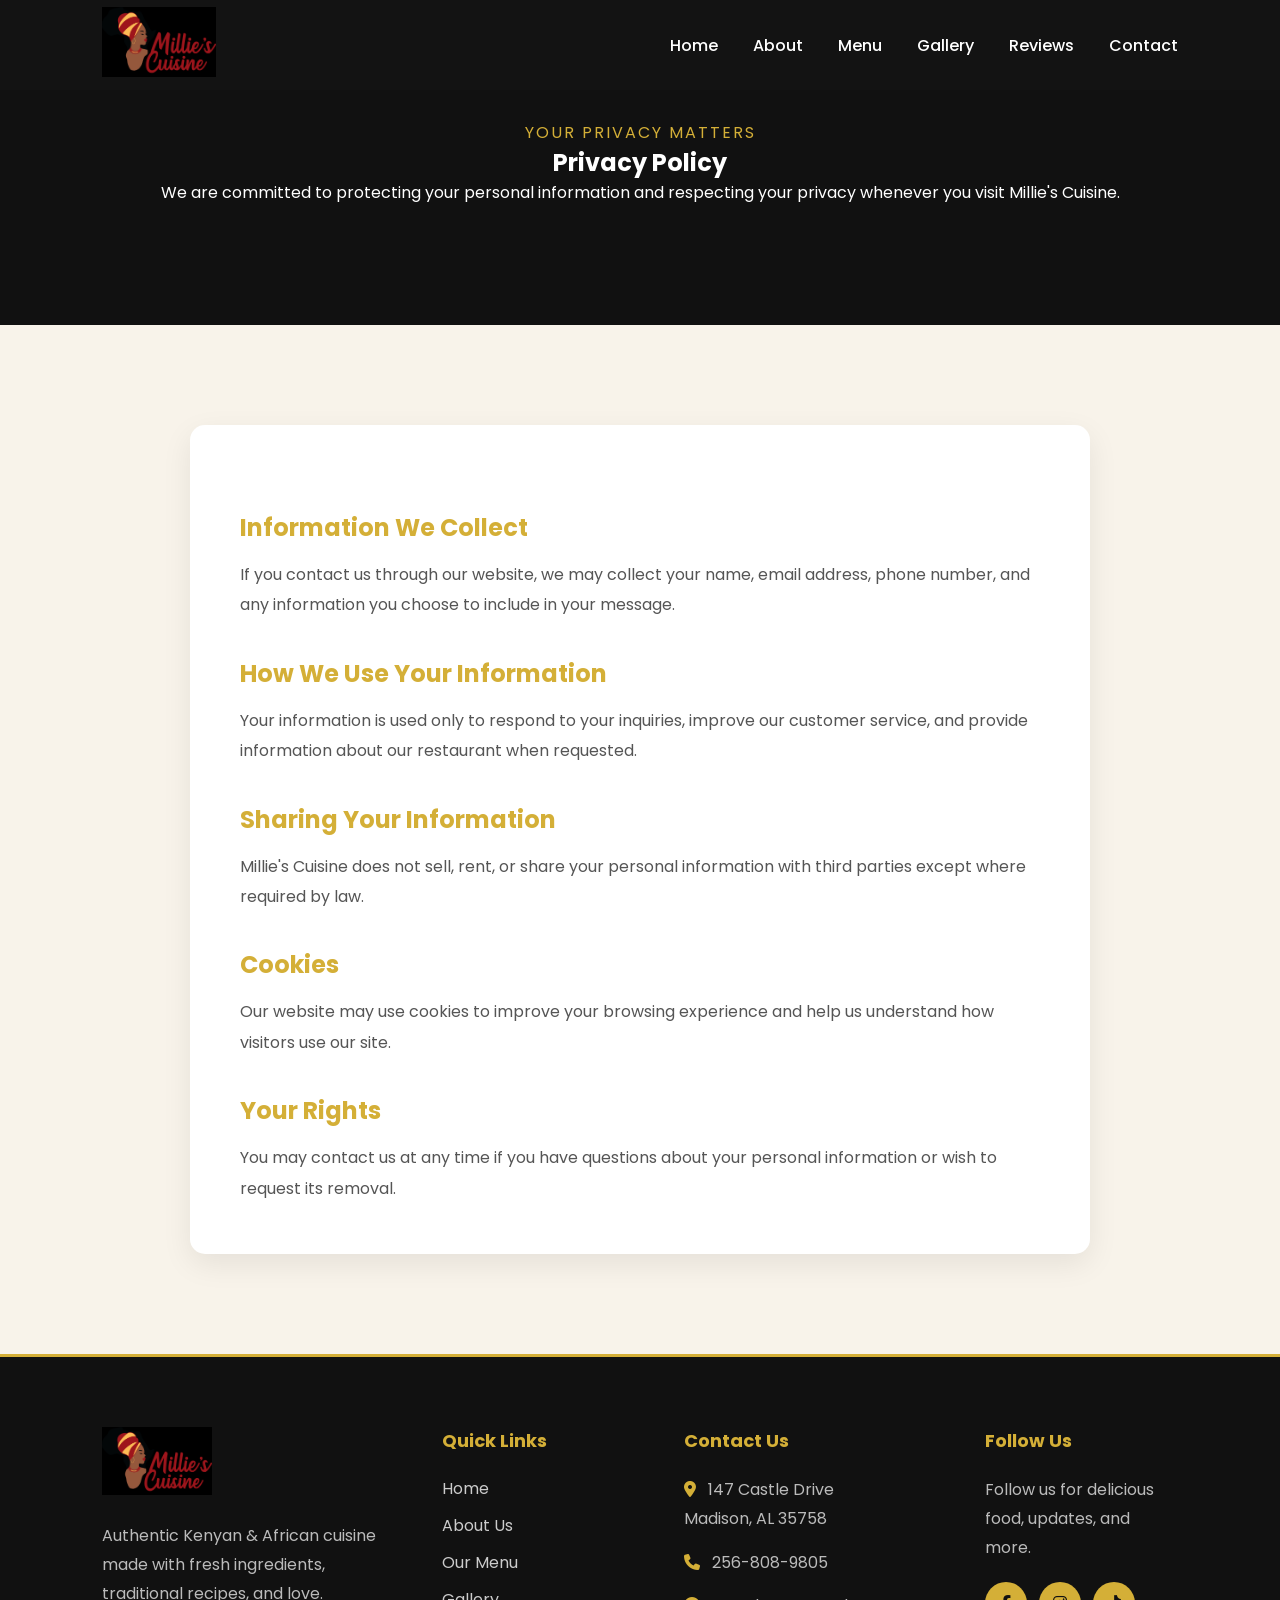
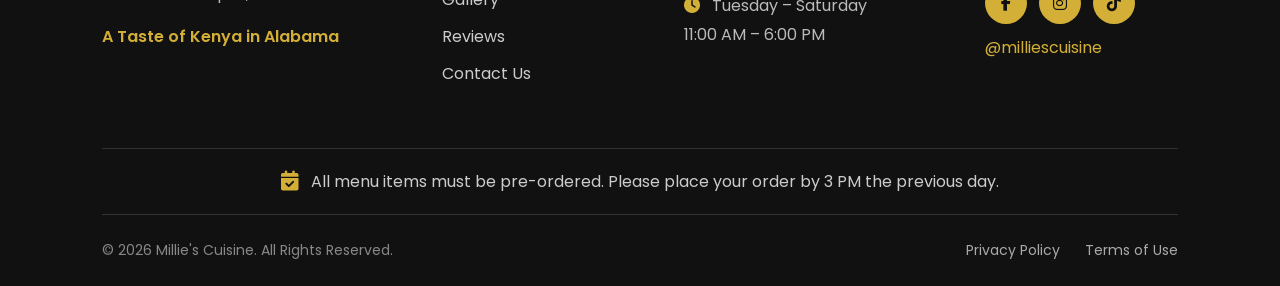
<file: privacy.html>
<!DOCTYPE html>
<html lang="en">
<head>
    <meta charset="UTF-8">
    <meta name="viewport" content="width=device-width, initial-scale=1.0">
    <title>Privacy Policy | Millie's Cuisine</title>

    <!-- CSS -->
    <link rel="stylesheet" href="css/style.css">
    <link rel="stylesheet" href="css/responsive.css">

    <!-- Google Fonts -->
    <link rel="preconnect" href="https://fonts.googleapis.com">
    <link href="https://fonts.googleapis.com/css2?family=Cormorant+Garamond:wght@500;600;700&family=Poppins:wght@300;400;500;600&display=swap" rel="stylesheet">

    <!-- Font Awesome -->
    <link rel="stylesheet" href="https://cdnjs.cloudflare.com/ajax/libs/font-awesome/6.7.2/css/all.min.css">
<base target="_blank">
</head>

<body>

    <!-- HEADER -->
    <header>
        <nav class="navbar">
            <div class="logo">
                <img src="images/logo.jpeg" alt="Millie's Cuisine Logo">
            </div>
            <ul class="nav-links">
                <li><a href="index.html">Home</a></li>
                <li><a href="about.html">About</a></li>
                <li><a href="menu.html">Menu</a></li>
                <li><a href="gallery.html">Gallery</a></li>
                <li><a href="reviews.html">Reviews</a></li>
                <li><a href="contact.html">Contact</a></li>
            </ul>
            <div class="menu-toggle" aria-label="Toggle navigation">
                <i class="fas fa-bars"></i>
            </div>
        </nav>
    </header>

    <!-- PRIVACY HERO -->
    <section class="privacy-hero">
        <div class="container">
            <span class="section-subtitle">Your Privacy Matters</span>
            <h1>Privacy Policy</h1>
            <p>We are committed to protecting your personal information and respecting your privacy whenever you visit Millie's Cuisine.</p>
        </div>
    </section>

    <!-- POLICY CONTENT -->
    <section class="policy-content">
        <div class="container">
            <div class="policy-box">
                <h2>Information We Collect</h2>
                <p>If you contact us through our website, we may collect your name, email address, phone number, and any information you choose to include in your message.</p>

                <h2>How We Use Your Information</h2>
                <p>Your information is used only to respond to your inquiries, improve our customer service, and provide information about our restaurant when requested.</p>

                <h2>Sharing Your Information</h2>
                <p>Millie's Cuisine does not sell, rent, or share your personal information with third parties except where required by law.</p>

                <h2>Cookies</h2>
                <p>Our website may use cookies to improve your browsing experience and help us understand how visitors use our site.</p>

                <h2>Your Rights</h2>
                <p>You may contact us at any time if you have questions about your personal information or wish to request its removal.</p>
            </div>
        </div>
    </section>

    <!-- FOOTER -->
    <footer class="footer">
        <div class="footer-container">
            <!-- BRAND -->
            <div class="footer-column footer-brand">
                <img src="images/logo.jpeg" alt="Millie's Cuisine Logo" class="footer-logo" loading="lazy">
                <p>Authentic Kenyan & African cuisine made with fresh ingredients, traditional recipes, and love.</p>
                <p class="footer-tagline">A Taste of Kenya in Alabama</p>
            </div>

            <!-- QUICK LINKS -->
            <div class="footer-column">
                <h3>Quick Links</h3>
                <ul>
                    <li><a href="index.html">Home</a></li>
                    <li><a href="about.html">About Us</a></li>
                    <li><a href="menu.html">Our Menu</a></li>
                    <li><a href="gallery.html">Gallery</a></li>
                    <li><a href="reviews.html">Reviews</a></li>
                    <li><a href="contact.html">Contact Us</a></li>
                </ul>
            </div>

            <!-- CONTACT -->
            <div class="footer-column">
                <h3>Contact Us</h3>
                <p><i class="fas fa-location-dot"></i> 147 Castle Drive<br>Madison, AL 35758</p>
                <p><i class="fas fa-phone"></i> <a href="tel:2568089805">256-808-9805</a></p>
                <p><i class="fas fa-clock"></i> Tuesday – Saturday<br>11:00 AM – 6:00 PM</p>
            </div>

            <!-- SOCIAL MEDIA -->
            <div class="footer-column">
                <h3>Follow Us</h3>
                <p>Follow us for delicious food, updates, and more.</p>
                <div class="footer-social">
                    <a href="https://www.facebook.com/profile.php?id=100083269661090" target="_blank" rel="noopener noreferrer" aria-label="Facebook"><i class="fab fa-facebook-f"></i></a>
                    <a href="https://www.instagram.com/milliescuisine" target="_blank" rel="noopener noreferrer" aria-label="Instagram"><i class="fab fa-instagram"></i></a>
                    <a href="https://www.tiktok.com/@milliescuisine" target="_blank" rel="noopener noreferrer" aria-label="TikTok"><i class="fab fa-tiktok"></i></a>
                </div>
                <p class="footer-handle">@milliescuisine</p>
            </div>
        </div>

        <!-- PRE-ORDER NOTICE -->
        <div class="footer-order-notice">
            <i class="fas fa-calendar-check"></i>
            <span>All menu items must be pre-ordered. Please place your order by 3 PM the previous day.</span>
        </div>

        <!-- BOTTOM FOOTER -->
        <div class="footer-bottom">
            <p>© 2026 Millie's Cuisine. All Rights Reserved.</p>
            <div class="footer-legal">
                <a href="privacy.html">Privacy Policy</a>
                <a href="terms.html">Terms of Use</a>
            </div>
        </div>
    </footer>

    <!-- SCROLL TO TOP -->
    <button id="scrollTopBtn" title="Go to top">
        <i class="fas fa-arrow-up"></i>
    </button>

    <script src="js/script.js"></script>
</body>
</html>
</file>
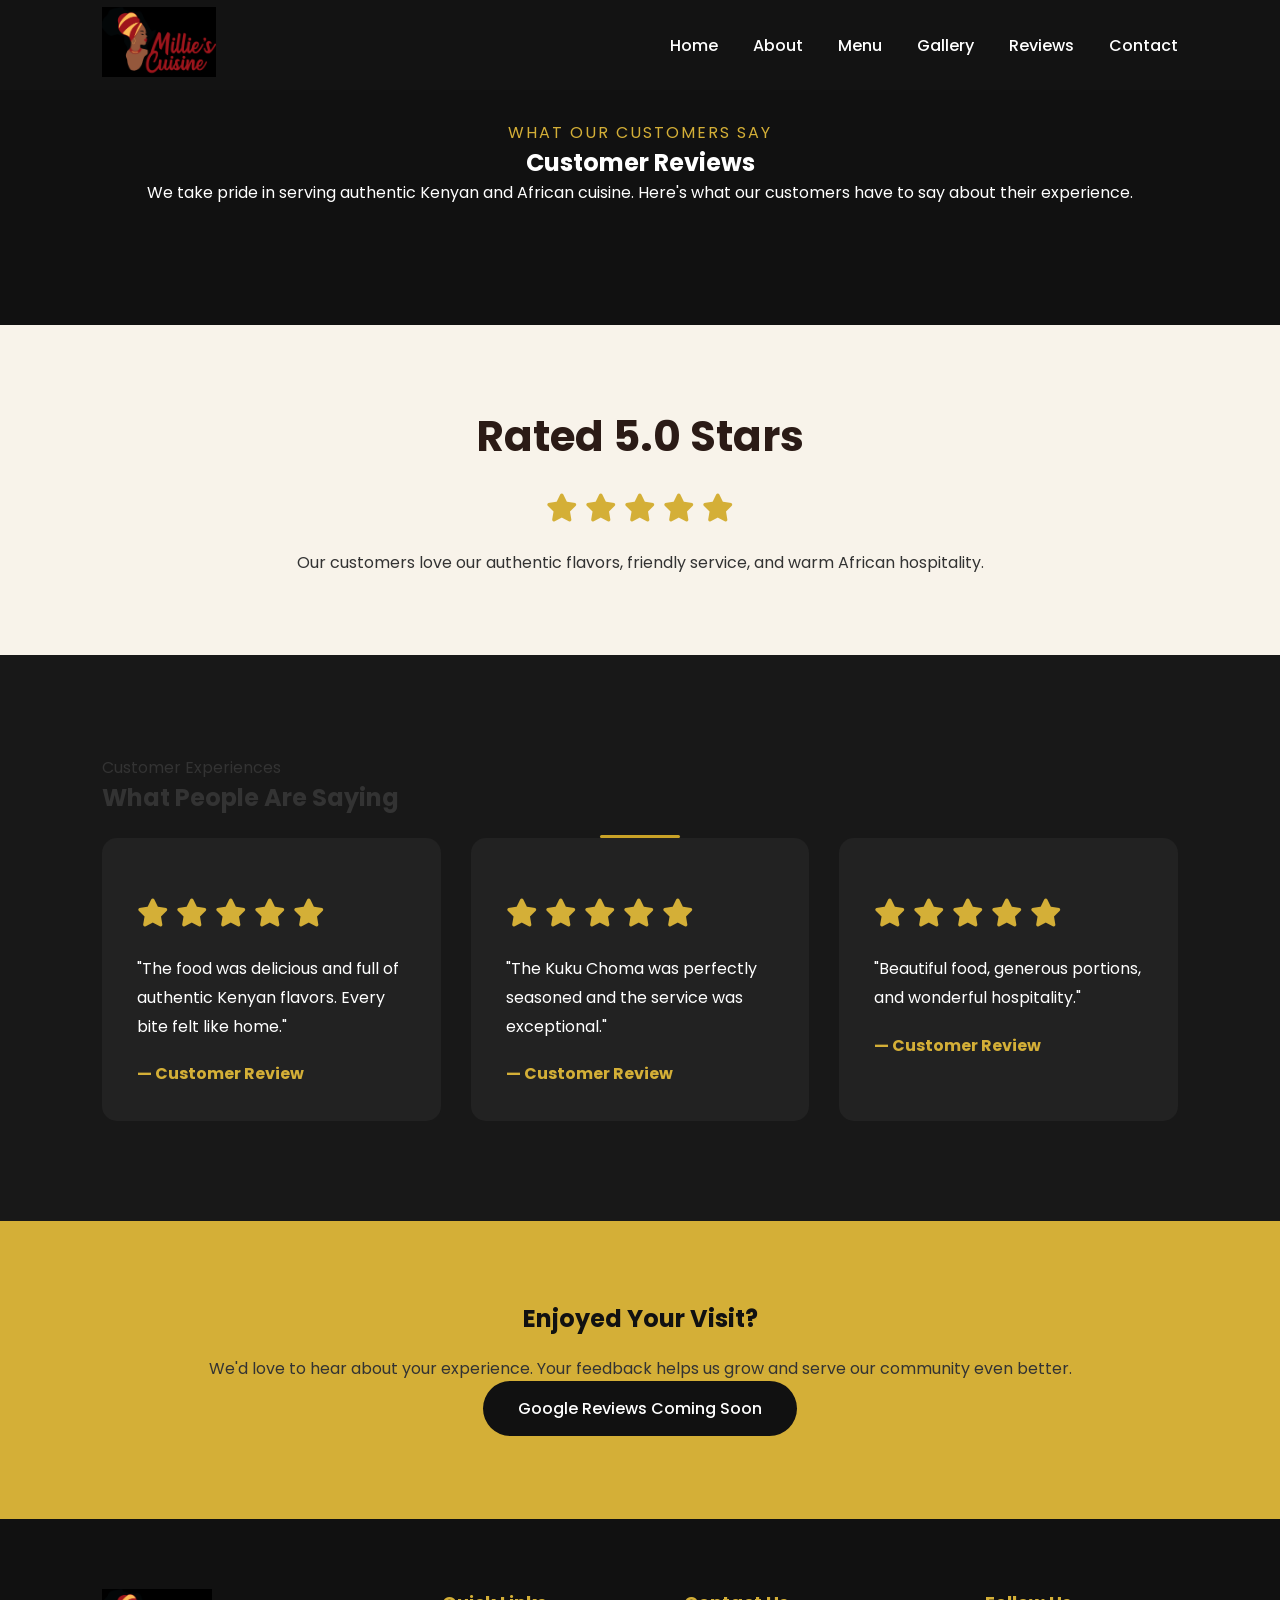
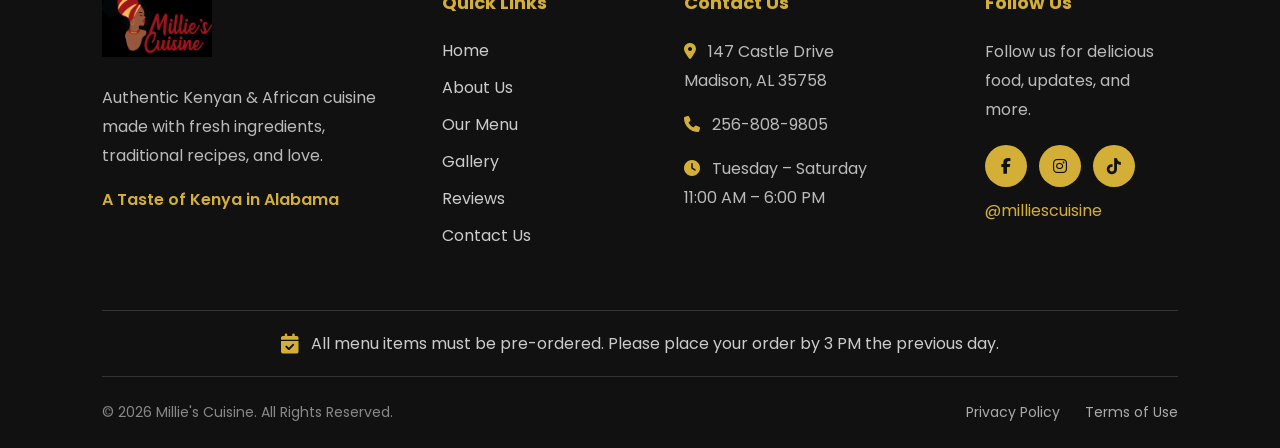
<file: reviews.html>
<!DOCTYPE html>
<html lang="en">
<head>
    <meta charset="UTF-8">
    <meta name="viewport" content="width=device-width, initial-scale=1.0">
    <title>Reviews | Millie's Cuisine</title>

    <!-- CSS -->
    <link rel="stylesheet" href="css/style.css">
    <link rel="stylesheet" href="css/responsive.css">

    <!-- Google Fonts -->
    <link rel="preconnect" href="https://fonts.googleapis.com">
    <link href="https://fonts.googleapis.com/css2?family=Cormorant+Garamond:wght@500;600;700&family=Poppins:wght@300;400;500;600&display=swap" rel="stylesheet">

    <!-- Font Awesome -->
    <link rel="stylesheet" href="https://cdnjs.cloudflare.com/ajax/libs/font-awesome/6.7.2/css/all.min.css">
<base target="_blank">
</head>

<body>

    <!-- HEADER -->
    <header>
        <nav class="navbar">
            <div class="logo">
                <img src="images/logo.jpeg" alt="Millie's Cuisine Logo">
            </div>
            <ul class="nav-links">
                <li><a href="index.html">Home</a></li>
                <li><a href="about.html">About</a></li>
                <li><a href="menu.html">Menu</a></li>
                <li><a href="gallery.html">Gallery</a></li>
                <li><a href="reviews.html">Reviews</a></li>
                <li><a href="contact.html">Contact</a></li>
            </ul>
            <div class="menu-toggle" aria-label="Toggle navigation">
                <i class="fas fa-bars"></i>
            </div>
        </nav>
    </header>

    <!-- REVIEWS HERO -->
    <section class="reviews-hero">
        <div class="container">
            <span class="section-subtitle">What Our Customers Say</span>
            <h1>Customer Reviews</h1>
            <p>We take pride in serving authentic Kenyan and African cuisine. Here's what our customers have to say about their experience.</p>
        </div>
    </section>

    <!-- OVERALL RATING -->
    <section class="overall-rating">
        <div class="container">
            <h2>Rated 5.0 Stars</h2>
            <div class="stars" aria-label="5 out of 5 stars">
                <i class="fas fa-star"></i>
                <i class="fas fa-star"></i>
                <i class="fas fa-star"></i>
                <i class="fas fa-star"></i>
                <i class="fas fa-star"></i>
            </div>
            <p>Our customers love our authentic flavors, friendly service, and warm African hospitality.</p>
        </div>
    </section>

    <!-- CUSTOMER REVIEWS -->
    <section class="reviews-section">
        <div class="container">
            <div class="section-title">
                <span>Customer Experiences</span>
                <h2>What People Are Saying</h2>
            </div>
            <div class="reviews-grid">

                <!-- REVIEW 1 -->
                <div class="review-card">
                    <div class="stars" aria-label="5 out of 5 stars">
                        <i class="fas fa-star"></i>
                        <i class="fas fa-star"></i>
                        <i class="fas fa-star"></i>
                        <i class="fas fa-star"></i>
                        <i class="fas fa-star"></i>
                    </div>
                    <p>"The food was delicious and full of authentic Kenyan flavors. Every bite felt like home."</p>
                    <h4>— Customer Review</h4>
                </div>

                <!-- REVIEW 2 -->
                <div class="review-card">
                    <div class="stars" aria-label="5 out of 5 stars">
                        <i class="fas fa-star"></i>
                        <i class="fas fa-star"></i>
                        <i class="fas fa-star"></i>
                        <i class="fas fa-star"></i>
                        <i class="fas fa-star"></i>
                    </div>
                    <p>"The Kuku Choma was perfectly seasoned and the service was exceptional."</p>
                    <h4>— Customer Review</h4>
                </div>

                <!-- REVIEW 3 -->
                <div class="review-card">
                    <div class="stars" aria-label="5 out of 5 stars">
                        <i class="fas fa-star"></i>
                        <i class="fas fa-star"></i>
                        <i class="fas fa-star"></i>
                        <i class="fas fa-star"></i>
                        <i class="fas fa-star"></i>
                    </div>
                    <p>"Beautiful food, generous portions, and wonderful hospitality."</p>
                    <h4>— Customer Review</h4>
                </div>

            </div>
        </div>
    </section>

    <!-- LEAVE A REVIEW -->
    <section class="leave-review">
        <div class="container">
            <h2>Enjoyed Your Visit?</h2>
            <p>We'd love to hear about your experience. Your feedback helps us grow and serve our community even better.</p>
            <a href="#" class="btn" aria-label="Google Reviews link coming soon">Google Reviews Coming Soon</a>
        </div>
    </section>

    <!-- FOOTER -->
    <footer class="footer">
        <div class="footer-container">
            <!-- BRAND -->
            <div class="footer-column footer-brand">
                <img src="images/logo.jpeg" alt="Millie's Cuisine Logo" class="footer-logo" loading="lazy">
                <p>Authentic Kenyan & African cuisine made with fresh ingredients, traditional recipes, and love.</p>
                <p class="footer-tagline">A Taste of Kenya in Alabama</p>
            </div>

            <!-- QUICK LINKS -->
            <div class="footer-column">
                <h3>Quick Links</h3>
                <ul>
                    <li><a href="index.html">Home</a></li>
                    <li><a href="about.html">About Us</a></li>
                    <li><a href="menu.html">Our Menu</a></li>
                    <li><a href="gallery.html">Gallery</a></li>
                    <li><a href="reviews.html">Reviews</a></li>
                    <li><a href="contact.html">Contact Us</a></li>
                </ul>
            </div>

            <!-- CONTACT -->
            <div class="footer-column">
                <h3>Contact Us</h3>
                <p><i class="fas fa-location-dot"></i> 147 Castle Drive<br>Madison, AL 35758</p>
                <p><i class="fas fa-phone"></i> <a href="tel:2568089805">256-808-9805</a></p>
                <p><i class="fas fa-clock"></i> Tuesday – Saturday<br>11:00 AM – 6:00 PM</p>
            </div>

            <!-- SOCIAL MEDIA -->
            <div class="footer-column">
                <h3>Follow Us</h3>
                <p>Follow us for delicious food, updates, and more.</p>
                <div class="footer-social">
                    <a href="https://www.facebook.com/profile.php?id=100083269661090" target="_blank" rel="noopener noreferrer" aria-label="Facebook"><i class="fab fa-facebook-f"></i></a>
                    <a href="https://www.instagram.com/milliescuisine" target="_blank" rel="noopener noreferrer" aria-label="Instagram"><i class="fab fa-instagram"></i></a>
                    <a href="https://www.tiktok.com/@milliescuisine" target="_blank" rel="noopener noreferrer" aria-label="TikTok"><i class="fab fa-tiktok"></i></a>
                </div>
                <p class="footer-handle">@milliescuisine</p>
            </div>
        </div>

        <!-- PRE-ORDER NOTICE -->
        <div class="footer-order-notice">
            <i class="fas fa-calendar-check"></i>
            <span>All menu items must be pre-ordered. Please place your order by 3 PM the previous day.</span>
        </div>

        <!-- BOTTOM FOOTER -->
        <div class="footer-bottom">
            <p>© 2026 Millie's Cuisine. All Rights Reserved.</p>
            <div class="footer-legal">
                <a href="privacy.html">Privacy Policy</a>
                <a href="terms.html">Terms of Use</a>
            </div>
        </div>
    </footer>

    <!-- SCROLL TO TOP -->
    <button id="scrollTopBtn" title="Go to top">
        <i class="fas fa-arrow-up"></i>
    </button>

    <script src="js/script.js"></script>
</body>
</html>
</file>
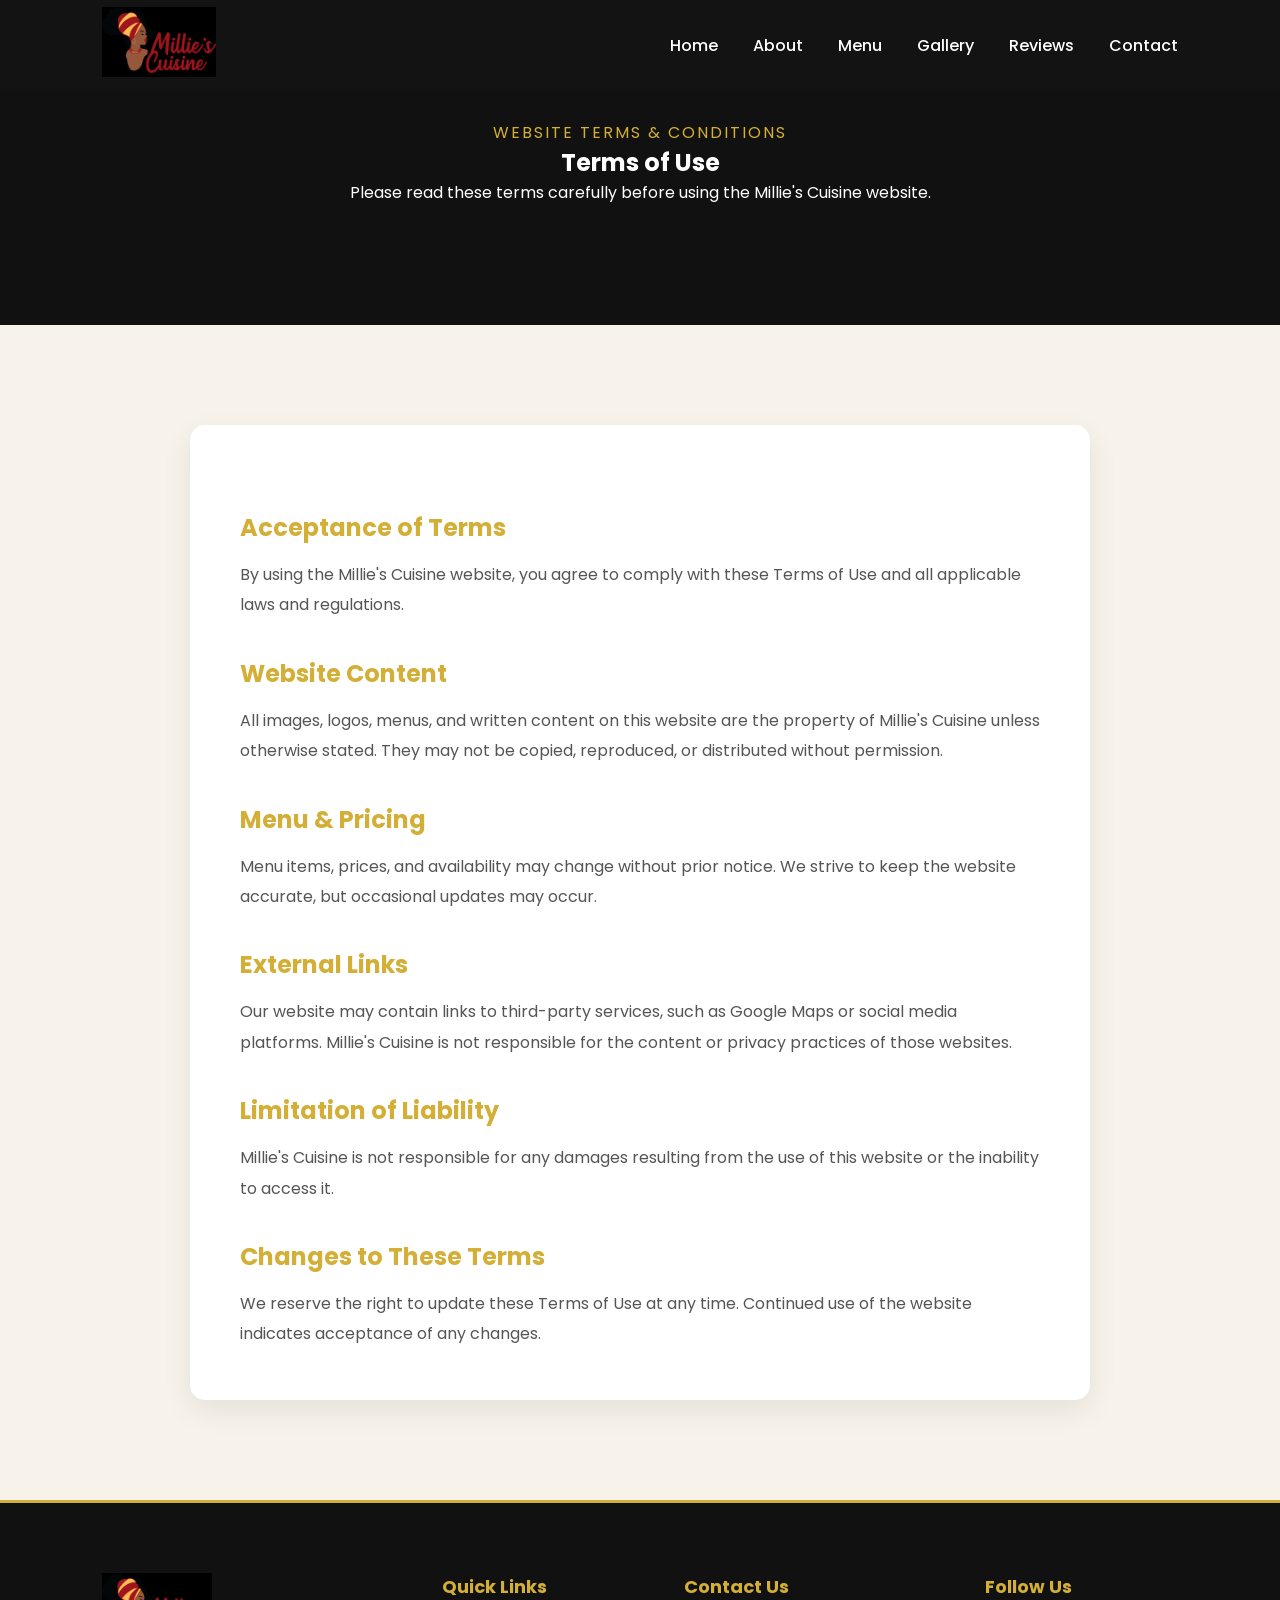
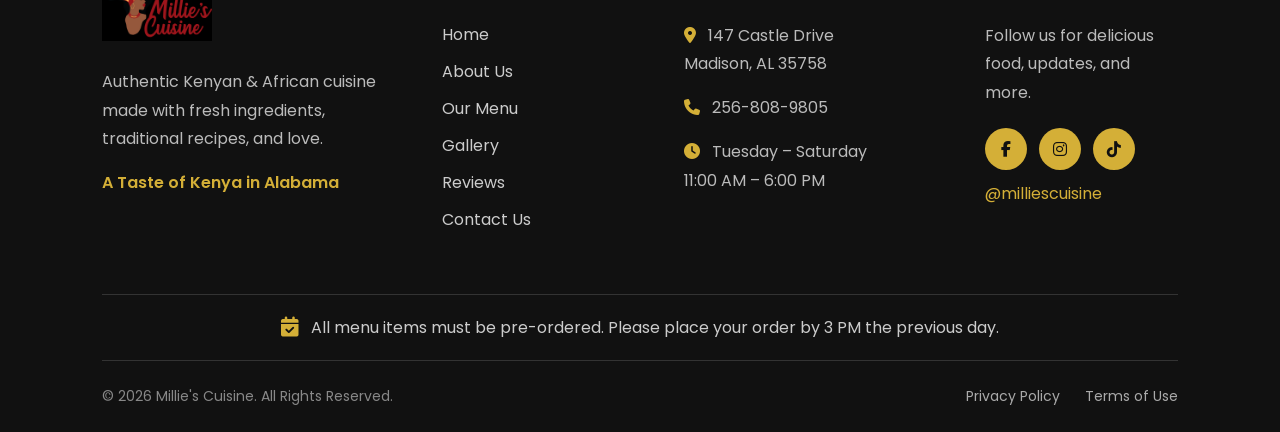
<file: terms.html>
<!DOCTYPE html>
<html lang="en">
<head>
    <meta charset="UTF-8">
    <meta name="viewport" content="width=device-width, initial-scale=1.0">
    <title>Terms of Use | Millie's Cuisine</title>

    <!-- CSS -->
    <link rel="stylesheet" href="css/style.css">
    <link rel="stylesheet" href="css/responsive.css">

    <!-- Google Fonts -->
    <link rel="preconnect" href="https://fonts.googleapis.com">
    <link href="https://fonts.googleapis.com/css2?family=Cormorant+Garamond:wght@500;600;700&family=Poppins:wght@300;400;500;600&display=swap" rel="stylesheet">

    <!-- Font Awesome -->
    <link rel="stylesheet" href="https://cdnjs.cloudflare.com/ajax/libs/font-awesome/6.7.2/css/all.min.css">
<base target="_blank">
</head>

<body>

    <!-- HEADER -->
    <header>
        <nav class="navbar">
            <div class="logo">
                <img src="images/logo.jpeg" alt="Millie's Cuisine Logo">
            </div>
            <ul class="nav-links">
                <li><a href="index.html">Home</a></li>
                <li><a href="about.html">About</a></li>
                <li><a href="menu.html">Menu</a></li>
                <li><a href="gallery.html">Gallery</a></li>
                <li><a href="reviews.html">Reviews</a></li>
                <li><a href="contact.html">Contact</a></li>
            </ul>
            <div class="menu-toggle" aria-label="Toggle navigation">
                <i class="fas fa-bars"></i>
            </div>
        </nav>
    </header>

    <!-- TERMS HERO -->
    <section class="terms-hero">
        <div class="container">
            <span class="section-subtitle">Website Terms & Conditions</span>
            <h1>Terms of Use</h1>
            <p>Please read these terms carefully before using the Millie's Cuisine website.</p>
        </div>
    </section>

    <!-- POLICY CONTENT -->
    <section class="policy-content">
        <div class="container">
            <div class="policy-box">
                <h2>Acceptance of Terms</h2>
                <p>By using the Millie's Cuisine website, you agree to comply with these Terms of Use and all applicable laws and regulations.</p>

                <h2>Website Content</h2>
                <p>All images, logos, menus, and written content on this website are the property of Millie's Cuisine unless otherwise stated. They may not be copied, reproduced, or distributed without permission.</p>

                <h2>Menu & Pricing</h2>
                <p>Menu items, prices, and availability may change without prior notice. We strive to keep the website accurate, but occasional updates may occur.</p>

                <h2>External Links</h2>
                <p>Our website may contain links to third-party services, such as Google Maps or social media platforms. Millie's Cuisine is not responsible for the content or privacy practices of those websites.</p>

                <h2>Limitation of Liability</h2>
                <p>Millie's Cuisine is not responsible for any damages resulting from the use of this website or the inability to access it.</p>

                <h2>Changes to These Terms</h2>
                <p>We reserve the right to update these Terms of Use at any time. Continued use of the website indicates acceptance of any changes.</p>
            </div>
        </div>
    </section>

    <!-- FOOTER -->
    <footer class="footer">
        <div class="footer-container">
            <!-- BRAND -->
            <div class="footer-column footer-brand">
                <img src="images/logo.jpeg" alt="Millie's Cuisine Logo" class="footer-logo" loading="lazy">
                <p>Authentic Kenyan & African cuisine made with fresh ingredients, traditional recipes, and love.</p>
                <p class="footer-tagline">A Taste of Kenya in Alabama</p>
            </div>

            <!-- QUICK LINKS -->
            <div class="footer-column">
                <h3>Quick Links</h3>
                <ul>
                    <li><a href="index.html">Home</a></li>
                    <li><a href="about.html">About Us</a></li>
                    <li><a href="menu.html">Our Menu</a></li>
                    <li><a href="gallery.html">Gallery</a></li>
                    <li><a href="reviews.html">Reviews</a></li>
                    <li><a href="contact.html">Contact Us</a></li>
                </ul>
            </div>

            <!-- CONTACT -->
            <div class="footer-column">
                <h3>Contact Us</h3>
                <p><i class="fas fa-location-dot"></i> 147 Castle Drive<br>Madison, AL 35758</p>
                <p><i class="fas fa-phone"></i> <a href="tel:2568089805">256-808-9805</a></p>
                <p><i class="fas fa-clock"></i> Tuesday – Saturday<br>11:00 AM – 6:00 PM</p>
            </div>

            <!-- SOCIAL MEDIA -->
            <div class="footer-column">
                <h3>Follow Us</h3>
                <p>Follow us for delicious food, updates, and more.</p>
                <div class="footer-social">
                    <a href="https://www.facebook.com/profile.php?id=100083269661090" target="_blank" rel="noopener noreferrer" aria-label="Facebook"><i class="fab fa-facebook-f"></i></a>
                    <a href="https://www.instagram.com/milliescuisine" target="_blank" rel="noopener noreferrer" aria-label="Instagram"><i class="fab fa-instagram"></i></a>
                    <a href="https://www.tiktok.com/@milliescuisine" target="_blank" rel="noopener noreferrer" aria-label="TikTok"><i class="fab fa-tiktok"></i></a>
                </div>
                <p class="footer-handle">@milliescuisine</p>
            </div>
        </div>

        <!-- PRE-ORDER NOTICE -->
        <div class="footer-order-notice">
            <i class="fas fa-calendar-check"></i>
            <span>All menu items must be pre-ordered. Please place your order by 3 PM the previous day.</span>
        </div>

        <!-- BOTTOM FOOTER -->
        <div class="footer-bottom">
            <p>© 2026 Millie's Cuisine. All Rights Reserved.</p>
            <div class="footer-legal">
                <a href="privacy.html">Privacy Policy</a>
                <a href="terms.html">Terms of Use</a>
            </div>
        </div>
    </footer>

    <!-- SCROLL TO TOP -->
    <button id="scrollTopBtn" title="Go to top">
        <i class="fas fa-arrow-up"></i>
    </button>

    <script src="js/script.js"></script>
</body>
</html>
</file>
<file: css/style.css>
/* ==========================
   GOOGLE FONTS
========================== */

*{
    margin:0;
    padding:0;
    box-sizing:border-box;
}

html{
    scroll-behavior:smooth;
}

body{
    font-family:'Poppins',sans-serif;
    background:#FDF8F0;
    color:#333;
}

/* ==========================
   COLORS
========================== */

:root{

    --gold:#C9A227;
    --red:#A61D24;
    --brown:#2E1F16;
    --cream:#FDF8F0;
    --white:#ffffff;

}

/* ==========================
   NAVBAR
========================== */

.navbar{

    width:100%;
    height:90px;

    display:flex;
    justify-content:space-between;
    align-items:center;

    padding:0 8%;

    position:fixed;

    top:0;
    left:0;

    background:rgba(20,20,20,.75);

    backdrop-filter:blur(8px);

    z-index:1000;

    transition:0.4s ease;
}

.logo img{

    height:70px;

}

.nav-links{

    display:flex;
    list-style:none;

}

.nav-links li{

    margin-left:35px;

}

.nav-links a{

    text-decoration:none;
    color:white;
    font-weight:500;

    transition:.3s;

}

.nav-links a:hover{

    color:var(--gold);

}

.btn{

    display:inline-block;

    background:var(--gold);

    color:white;

    text-decoration:none;

    padding:14px 34px;

    border-radius:40px;

    transition:.4s;

    font-weight:500;

}

.btn:hover{

    background:var(--red);

    transform:translateY(-3px);

    box-shadow:0 10px 25px rgba(0,0,0,.3);

}

.btn-secondary{

    margin-left:15px;

    border:2px solid white;

    color:white;

    padding:12px 28px;

    text-decoration:none;

    border-radius:30px;

    transition: all 0.3s ease;

}

.btn-secondary:hover{

    background:white;

    color:black;

    transform:translateY(-3px);

    box-shadow:0 10px 25px rgba(0,0,0,.3);

}

/* ==========================
   HERO
========================== */

.hero{

    height:100vh;

    background:

    linear-gradient(rgba(0,0,0,.55),
    rgba(0,0,0,.55)),

    url("../images/hero.jpg");

    background-size:cover;

    background-position:center;

    display:flex;

    justify-content:center;

    align-items:center;

    text-align:center;

}

.hero-content{

    color:white;

}

.hero h3{

    font-size:28px;

    color:var(--gold);

    font-family:'Cormorant Garamond',serif;

}

.hero h1{

    font-size:75px;

    margin:20px 0;

    font-family:'Cormorant Garamond',serif;

}

.hero p{

    font-size:20px;

    margin-bottom:40px;

    line-height:1.8;

}

/*==========================
        WELCOME
==========================*/

.welcome{

    padding:100px 10%;
    text-align:center;
    background:var(--cream);

}

.welcome h4{

    color:var(--gold);
    font-size:22px;
    font-family:'Cormorant Garamond', serif;

}

.welcome h2{

    font-size:48px;
    color:var(--brown);
    margin:20px 0;
    font-family:'Cormorant Garamond', serif;

}

.welcome p{

    max-width:700px;
    margin:auto;
    line-height:1.8;
    color:#666;
    margin-bottom:35px;

}

/*==========================
    FEATURED DISHES
==========================*/

.featured-dishes{

    padding:100px 10%;
    background:#ffffff;

}

.dish-container{

    display:grid;
    grid-template-columns:repeat(auto-fit,minmax(320px,1fr));
    gap:35px;

}

.dish-card{

    background:white;

    border-radius:20px;

    overflow:hidden;

    box-shadow:0 15px 35px rgba(0,0,0,.08);

    transition:.4s;

}

.dish-card:hover{

    transform:translateY(-12px);

    box-shadow:0 20px 45px rgba(0,0,0,.15);

}

.dish-image{

    overflow:hidden;

}

.dish-image img{

    width:100%;
    height:260px;
    object-fit:cover;

    transition:.6s;

}

.dish-card:hover img{

    transform:scale(1.1);

}

.dish-content{

    padding:30px;
    text-align:center;

}

.dish-content h3{

    font-size:30px;

    color:var(--brown);

    margin-bottom:15px;

    font-family:'Cormorant Garamond', serif;

}

.dish-content p{

    color:#666;

    line-height:1.8;

}

.stars{

    color:var(--gold);

    margin:20px 0;

}

.menu-link{

    text-decoration:none;

    color:var(--red);

    font-weight:600;

}

.menu-link:hover{

    color:var(--gold);

}

/*==========================
      NAVBAR SCROLL
==========================*/

.navbar.scrolled{

    background:#2E1F16;

    box-shadow:0 8px 20px rgba(0,0,0,.15);

}


.section-title::after{
    content:"";
    display:block;
    width:80px;
    height:3px;
    background:var(--gold);
    margin:20px auto 0;
    border-radius:5px;
}


/*==========================
      PAGE BANNER
==========================*/

.page-banner{

    height:50vh;

    background:
    linear-gradient(rgba(0,0,0,.6),
    rgba(0,0,0,.6)),
    url("../images/about-banner.jpg");

    background-size:cover;
    background-position:center;

    display:flex;
    justify-content:center;
    align-items:center;

    text-align:center;

}

.banner-content h1{

    color:white;

    font-size:70px;

    font-family:'Cormorant Garamond', serif;

    margin-bottom:15px;

}

.banner-content p{

    color:var(--gold);

    font-size:22px;

}

/*==========================
      OUR STORY
==========================*/

.our-story{

    display:flex;

    align-items:center;

    gap:70px;

    padding:100px 10%;

    background:var(--cream);

}

.story-image{

    flex:1;

}

.story-image img{

    width:100%;

    border-radius:20px;

    box-shadow:0 15px 40px rgba(0,0,0,.15);

}

.story-content{

    flex:1;

}

.story-content h4{

    color:var(--gold);

    font-size:22px;

    margin-bottom:10px;

}

.story-content h2{

    font-size:46px;

    color:var(--brown);

    margin-bottom:25px;

    font-family:'Cormorant Garamond', serif;

}

.story-content p{

    line-height:1.9;

    color:#555;

    margin-bottom:20px;

}

/*==========================
      OUR MISSION
==========================*/

.mission{

    padding:100px 10%;
    background:#ffffff;

}

.mission-card{

    max-width:900px;
    margin:auto;
    text-align:center;

    background:var(--cream);

    padding:60px;

    border-radius:20px;

    box-shadow:0 15px 40px rgba(0,0,0,.08);

    border-top:5px solid var(--gold);

}

.mission-card h4{

    color:var(--gold);

    font-size:22px;

    margin-bottom:10px;

}

.mission-card h2{

    font-family:'Cormorant Garamond', serif;

    font-size:46px;

    color:var(--brown);

    margin-bottom:20px;

}

.mission-card p{

    font-size:18px;

    color:#555;

    line-height:1.9;

}

/*==========================
      OUR VALUES
==========================*/

.values{

    padding:100px 10%;
    background:var(--cream);

}

.values-container{

    display:grid;

    grid-template-columns:repeat(auto-fit,minmax(250px,1fr));

    gap:30px;

}

.value-card{

    background:white;

    padding:40px 30px;

    border-radius:20px;

    text-align:center;

    transition:.4s;

    box-shadow:0 10px 30px rgba(0,0,0,.08);

}

.value-card:hover{

    transform:translateY(-10px);

}

.value-card i{

    width:80px;

    height:80px;

    line-height:80px;

    border-radius:50%;

    background:var(--gold);

    color:white;

    font-size:28px;

    margin-bottom:25px;

}

.value-card h3{

    font-family:'Cormorant Garamond', serif;

    font-size:30px;

    color:var(--brown);

    margin-bottom:15px;

}

.value-card p{

    color:#666;

    line-height:1.8;

}

/*==========================
      OUR PROMISE
==========================*/

.promise{

    padding:100px 10%;

    background:white;

}

.promise-content{

    max-width:850px;

    margin:auto;

    text-align:center;

}

.promise-content h2{

    font-family:'Cormorant Garamond', serif;

    font-size:50px;

    color:var(--brown);

    margin-bottom:25px;

}

.promise-content p{

    font-size:22px;

    line-height:2;

    color:#555;

    font-style:italic;

}

/*==========================
      ABOUT CTA
==========================*/

.about-cta{

    padding:100px 10%;

    background:var(--brown);

    text-align:center;

}

.about-cta h2{

    color:white;

    font-family:'Cormorant Garamond', serif;

    font-size:48px;

    margin-bottom:20px;

}

.about-cta p{

    color:#ddd;

    font-size:18px;

    margin-bottom:35px;

    line-height:2;

}

.about-cta .btn{
    transition:0.4s ease;
}

.about-cta .btn:hover{

    background:white;
    color:var(--brown);

    transform:translateY(-5px);

}

.menu-hero{
    background:#2b1b16;
    color:white;
    text-align:center;
    padding:120px 20px;
}

.menu-hero h1{
    font-size:60px;
    margin:15px 0;
}

.menu-hero p{
    width:700px;
    max-width:90%;
    margin:auto;
    color:#ddd;
    line-height:1.8;
}

.section-subtitle{
    color:#d4af37;
    text-transform:uppercase;
    letter-spacing:2px;
}

.featured-menu{

    padding:100px 8%;
    background:#f9f6ef;

}

.menu-grid{

    display:grid;
    grid-template-columns:repeat(auto-fit,minmax(320px,1fr));
    gap:35px;
    margin-top:60px;

}

.menu-card{

    background:white;
    border-radius:15px;
    overflow:hidden;
    transition:.4s;
    box-shadow:0 10px 30px rgba(0,0,0,.08);

}

.menu-card img{

    width:100%;
    height:260px;
    object-fit:cover;

}

.menu-content{

    padding:30px;

}
.menu-content h3{

    margin-bottom:15px;
    color:#2b1b16;

}
.menu-content p{

    color:#666;
    line-height:1.7;
    margin-bottom:20px;

}
.menu-content span{

    color:#d4af37;
    font-size:22px;
    font-weight:bold;

}
.menu-card:hover{

    transform:translateY(-10px);

}
.menu-card:hover img{

    transform:scale(1.05);
    transition:.5s;

}

/*==========================
      MENU CATEGORY
==========================*/

.menu-category{

    background:#181818;

    padding:100px 8%;

}

.menu-list{

    max-width:900px;

    margin:auto;

}

.menu-item{

    display:flex;

    justify-content:space-between;

    align-items:flex-start;

    padding:30px 0;

    border-bottom:1px solid rgba(255,255,255,.1);

}
.menu-item h3{

    color:white;

    font-size:28px;

    margin-bottom:10px;

}

.menu-item p{

    color:#bbb;

    line-height:1.8;

}
.menu-item span{

    color:var(--gold);

    font-size:28px;

    font-weight:bold;

}
.menu-category.light{

    background:#f8f3ea;

}

.menu-category.light .section-title h2{

    color:#2b1b16;

}

.menu-category.light .section-title p{

    color:#555;

}

.menu-category.light .menu-item h3{

    color:#2b1b16;

}

.menu-category.light .menu-item p{

    color:#666;

}

.menu-category.light .menu-item{

    border-bottom:1px solid #ddd;

}

/*==========================
        MENU NOTE
==========================*/

.menu-note{

    margin-top:50px;

    text-align:center;

    background:#d4af37;

    color:#2b1b16;

    padding:20px;

    border-radius:10px;

    font-size:18px;

    font-weight:500;

}

.spicy {
    color: #d35400;
    margin-right: 8px;
}

.vegetarian {
    color: #2e8b57;
    margin-right: 8px;
}

.coconut {
    color: #8b5a2b;
    margin-right: 8px;
}

/* ==========================
   RESTAURANT MENU
========================== */

.restaurant-menu{
    background:#181818;
    padding:100px 8%;
}

.menu-columns{
    display:grid;
    grid-template-columns:repeat(auto-fit,minmax(420px,1fr));
    gap:60px;
    margin-top:60px;
}

.menu-column{
    background:#222;
    padding:40px;
    border-radius:15px;
}

.category-title{
    color:#D4AF37;
    font-size:28px;
    margin:35px 0 20px;
    border-bottom:2px solid #D4AF37;
    padding-bottom:10px;
}

.menu-row{
    display:flex;
    justify-content:space-between;
    align-items:center;
    padding:18px 0;
    border-bottom:1px solid rgba(255,255,255,.1);
}

.menu-row span{
    color:#fff;
    font-size:18px;
}

.menu-row strong{
    color:#D4AF37;
    font-size:20px;
}

/*==========================
      CHEF'S NOTE
==========================*/

.chef-note{

    background:#f8f3ea;
    padding:80px 8%;
    text-align:center;

}

.chef-note h2{

    color:#2b1b16;
    font-size:42px;
    margin-bottom:20px;

}

.chef-note p{

    max-width:800px;
    margin:auto;
    color:#555;
    line-height:1.9;
    font-size:18px;

}

/*==========================
      ORDER NOTICE
==========================*/

.order-notice{

    background:#2b1b16;
    color:#fff;
    text-align:center;
    padding:70px 8%;

}

.order-notice h2{

    color:#D4AF37;
    margin-bottom:20px;
    font-size:40px;

}

.order-notice p{

    max-width:700px;
    margin:auto;
    line-height:1.8;
    color:#ddd;

}

/*==========================
        MENU CTA
==========================*/

.menu-cta{

    background:#D4AF37;
    color:#2b1b16;
    text-align:center;
    padding:90px 8%;

}

.menu-cta h2{

    font-size:42px;
    margin-bottom:20px;

}

.menu-cta p{

    max-width:700px;
    margin:0 auto 30px;
    line-height:1.8;

}

/*==========================
        HEADER
==========================*/

/* REMOVED: Duplicate header/navbar block that was causing specificity wars */

/*==========================
      A TASTE OF AFRICA
==========================*/

.taste-africa{

    background:#f8f3ea;
    padding:100px 8%;

}

.taste-grid{

    display:grid;
    grid-template-columns:repeat(auto-fit, minmax(280px, 1fr));
    gap:30px;
    margin-top:60px;

}

.taste-card{

    background:#fff;
    padding:35px;
    border-radius:15px;
    text-align:center;
    box-shadow:0 10px 25px rgba(0,0,0,.08);
    transition:0.4s;

}

.taste-card:hover{

    transform:translateY(-10px);

}

.taste-card h3{

    color:#D4AF37;
    font-size:26px;
    margin-bottom:20px;

}

.taste-card p{

    color:#555;
    line-height:1.8;
    font-size:16px;

}

.taste-card i{

    color:#D4AF37;
    font-size:32px;
    margin-bottom:15px;
    display:block;

}

/*==========================
        FOOTER
==========================*/

.footer{

    background:#111;
    color:#ddd;
    padding:80px 8% 30px;

    border-top:3px solid #D4AF37;

}
.footer-grid{

    display:grid;

    grid-template-columns:repeat(auto-fit,minmax(250px,1fr));

    gap:50px;

    margin-bottom:50px;

}
.footer-logo{

    width:120px;

    margin-bottom:20px;

}
.footer-box h3{

    color:#D4AF37;

    margin-bottom:20px;

    font-size:24px;

}
.footer-box p{

    line-height:1.8;

    margin-bottom:10px;

}
.footer-box span{

    display:block;

    color:#aaa;

    margin-bottom:15px;

}
.footer-box ul{

    list-style:none;

    padding:0;

}

.footer-box ul li{

    margin-bottom:12px;

}

.footer-box ul li a{

    color:#ddd;

    text-decoration:none;

    transition:.3s;

}

.footer-box ul li a:hover{

    color:#D4AF37;

}
.social-links{

    display:flex;

    gap:15px;

    margin-top:20px;

}

.social-links a{

    width:45px;

    height:45px;

    background:#222;

    display:flex;

    justify-content:center;

    align-items:center;

    border-radius:50%;

    color:#D4AF37;

    text-decoration:none;

    transition:.3s;

}

.social-links a:hover{

    background:#D4AF37;

    color:#111;

}
.footer-bottom{

    text-align:center;

    margin-top:30px;

}

.footer-bottom p{

    margin:12px 0;

}

.footer-bottom a{

    color:#D4AF37;

    text-decoration:none;

}

.footer-bottom a:hover{

    text-decoration:underline;

}

/*==========================
      GALLERY HERO
==========================*/

.gallery-hero{

    background:#111;

    color:white;

    text-align:center;

    padding:120px 8%;

}
.gallery-intro{

    background:#f8f3ea;

    padding:80px 8%;

}

.gallery-section{

    background:#181818;

    padding:100px 8%;

}
.gallery-grid{

    display:grid;

    grid-template-columns:repeat(auto-fit,minmax(300px,1fr));

    gap:25px;

}
.gallery-item{

    overflow:hidden;

    border-radius:15px;

    cursor:pointer;

}

.gallery-item img{

    width:100%;

    height:320px;

    object-fit:cover;

    transition:.5s;

}
.gallery-item:hover img{

    transform:scale(1.08);

}

/*==========================
      REVIEWS PAGE
==========================*/

.reviews-hero{

    background:#111;

    color:#fff;

    text-align:center;

    padding:120px 8%;

}

.overall-rating{

    background:#f8f3ea;

    text-align:center;

    padding:80px 8%;

}

.overall-rating h2{

    font-size:42px;

    color:#2b1b16;

}

.stars{

    color:#D4AF37;

    font-size:28px;

    margin:20px 0;

}

.reviews-section{

    background:#181818;

    padding:100px 8%;

}

.reviews-grid{

    display:grid;

    grid-template-columns:repeat(auto-fit,minmax(320px,1fr));

    gap:30px;

}

.review-card{

    background:#222;

    color:#fff;

    padding:35px;

    border-radius:15px;

    transition:.4s;

}

.review-card:hover{

    transform:translateY(-10px);

}

.review-card p{

    line-height:1.8;

    margin:20px 0;

}

.review-card h4{

    color:#D4AF37;

}

.leave-review{

    background:#D4AF37;

    text-align:center;

    padding:80px 8%;

}

.leave-review h2{

    color:#111;

    margin-bottom:20px;

}

.leave-review .btn{

    background:#111;

    color:#fff;

    padding:15px 35px;

    border-radius:30px;

}

.leave-review .btn:hover{

    background:#2b2b2b;

}

/*==========================
    PRIVACY & TERMS
==========================*/

.privacy-hero{

    background:#111;

    color:#fff;

    text-align:center;

    padding:120px 8%;

}

.terms-hero{

    background:#111;

    color:#fff;

    text-align:center;

    padding:120px 8%;

}

.policy-content{

    background:#f8f3ea;

    padding:100px 8%;

}

.policy-box{

    max-width:900px;

    margin:auto;

    background:#fff;

    padding:50px;

    border-radius:15px;

    box-shadow:0 10px 30px rgba(0,0,0,.08);

}

.policy-box h2{

    color:#D4AF37;

    margin-top:35px;

    margin-bottom:15px;

}

.policy-box p{

    line-height:1.9;

    color:#555;

}

/*==========================
      MOBILE MENU
==========================*/

.menu-toggle{

    display:none;

    font-size:28px;

    color:#D4AF37;

    cursor:pointer;

}

/*==========================
    SCROLL TO TOP BUTTON
==========================*/

#scrollTopBtn {
    position: fixed;
    bottom: 25px;
    right: 25px;

    width: 45px;
    height: 45px;

    border: none;
    border-radius: 50%;

    background: #D4AF37;
    color: #111;

    font-size: 18px;

    cursor: pointer;

    display: none;

    z-index: 999;

    transition: 0.3s;
}

#scrollTopBtn:hover {
    background: #111;
    color: #D4AF37;
}

/*==========================
      GALLERY LIGHTBOX
==========================*/

.lightbox {
    position: fixed;

    top: 0;
    left: 0;

    width: 100%;
    height: 100%;

    background: rgba(0, 0, 0, 0.9);

    display: none;

    justify-content: center;
    align-items: center;

    z-index: 9999;

    padding: 30px;
}

.lightbox.active {
    display: flex;
}

.lightbox img {
    max-width: 90%;
    max-height: 85vh;

    object-fit: contain;

    border-radius: 10px;
}

.lightbox-close {
    position: absolute;

    top: 25px;
    right: 30px;

    width: 45px;
    height: 45px;

    border: none;
    border-radius: 50%;

    background: #D4AF37;

    color: #111;

    font-size: 22px;

    cursor: pointer;

    transition: 0.3s;
}

.lightbox-close:hover {
    background: #fff;
}

/*==========================
      CONTACT PAGE
==========================*/

/* CONTACT HERO */
.contact-hero {
    background: #111;
    color: #fff;
    text-align: center;
    padding: 110px 8%;
}

.contact-hero .section-subtitle {
    color: #D4AF37;
}

.contact-hero h1 {
    font-size: 48px;
    margin: 12px 0;
}

.contact-hero p {
    max-width: 700px;
    margin: auto;
    line-height: 1.7;
    color: #ddd;
}


/* CONTACT INFORMATION */
.contact-info-section {
    background: #f8f3ea;
    padding: 90px 8%;
}

.contact-intro {
    text-align: center;
    max-width: 750px;
    margin: 0 auto 50px;
}

.contact-intro .section-subtitle {
    color: #D4AF37;
}

.contact-intro h2 {
    font-size: 38px;
    margin: 10px 0 15px;
    color: #222;
}

.contact-intro p {
    color: #666;
    line-height: 1.8;
}


/* CONTACT DETAILS */
.contact-details {
    max-width: 1000px;
    margin: auto;
    display: grid;
    grid-template-columns: repeat(2, 1fr);
    gap: 25px;
}

.contact-detail {
    background: #fff;
    padding: 30px;
    border-radius: 12px;
    display: flex;
    align-items: center;
    gap: 20px;
    box-shadow: 0 8px 25px rgba(0,0,0,.08);
    transition: .3s ease;
}

.contact-detail:hover {
    transform: translateY(-5px);
}

.contact-detail-icon {
    min-width: 58px;
    height: 58px;
    border-radius: 50%;
    background: #111;
    color: #D4AF37;
    display: flex;
    align-items: center;
    justify-content: center;
    font-size: 21px;
}

.contact-detail h3 {
    margin: 0 0 8px;
    color: #222;
}

.contact-detail p,
.contact-detail a {
    margin: 0;
    color: #666;
    line-height: 1.6;
    text-decoration: none;
}

.contact-detail a:hover {
    color: #D4AF37;
}


/* PRE-ORDER NOTICE */
.preorder-notice {
    background: #21170f;
    padding: 35px 8%;
    color: #fff;
}

.preorder-content {
    max-width: 900px;
    margin: auto;
    display: flex;
    align-items: center;
    gap: 25px;
}

.preorder-content > i {
    font-size: 40px;
    color: #D4AF37;
}

.preorder-content h3 {
    margin-bottom: 8px;
    color: #D4AF37;
}

.preorder-content p {
    color: #ddd;
    line-height: 1.6;
    margin: 0;
}


/* CONTACT FORM */
.contact-form-section {
    background: #181818;
    padding: 100px 8%;
}

.contact-form-wrapper {
    max-width: 1000px;
    margin: auto;
    display: grid;
    grid-template-columns: 0.8fr 1.2fr;
    gap: 60px;
    align-items: center;
}

.contact-form-heading {
    color: #fff;
}

.contact-form-heading .section-subtitle {
    color: #D4AF37;
}

.contact-form-heading h2 {
    font-size: 40px;
    color: #fff;
    margin: 15px 0;
}

.contact-form-heading p {
    line-height: 1.8;
    color: #ccc;
}


/* FORM */
.contact-form {
    background: #fff;
    padding: 35px;
    border-radius: 15px;
}

.form-row {
    display: grid;
    grid-template-columns: 1fr 1fr;
    gap: 20px;
}

.form-group {
    margin-bottom: 20px;
}

.form-group label {
    display: block;
    margin-bottom: 8px;
    font-weight: 600;
    color: #222;
}

.form-group input,
.form-group textarea {
    width: 100%;
    box-sizing: border-box;
    padding: 13px;
    border: 1px solid #ddd;
    border-radius: 6px;
    font-family: inherit;
    font-size: 16px;
    outline: none;
}

.form-group input:focus,
.form-group textarea:focus {
    border-color: #D4AF37;
}

.form-group textarea {
    resize: vertical;
}


/* MAP */
.map-section {
    background: #f8f3ea;
    padding: 90px 8%;
}

.map-placeholder {
    max-width: 1000px;
    min-height: 300px;
    margin: auto;
    background: #e8e1d5;
    border-radius: 15px;
    display: flex;
    flex-direction: column;
    align-items: center;
    justify-content: center;
    text-align: center;
    padding: 30px;
    box-sizing: border-box;
}

.map-placeholder i {
    font-size: 50px;
    color: #D4AF37;
    margin-bottom: 20px;
}

.map-placeholder h3 {
    margin-bottom: 10px;
    color: #222;
}

.map-placeholder p {
    color: #555;
    margin-bottom: 20px;
}


/* GOOGLE REVIEWS */
.contact-reviews {
    background: #D4AF37;
    text-align: center;
    padding: 80px 8%;
}

.contact-reviews h2 {
    color: #111;
    margin-bottom: 15px;
}

.contact-reviews p {
    color: #222;
    margin-bottom: 25px;
}

.contact-reviews .btn {
    background: #111;
    color: #fff;
}

.contact-reviews .btn:hover {
    background: #333;
}

/* ==========================
        FOOTER
========================== */

.footer {
    background: #111;
    color: #fff;
    padding: 70px 8% 0;
}

.footer-container {
    max-width: 1200px;
    margin: auto;

    display: grid;
    grid-template-columns:
        1.5fr
        1fr
        1.3fr
        1fr;

    gap: 50px;
}


/* FOOTER BRAND */

.footer-logo {
    width: 110px;
    margin-bottom: 20px;
}

.footer-brand p {
    color: #bbb;
    line-height: 1.8;
    max-width: 300px;
}

.footer-tagline {
    color: #D4AF37 !important;
    font-weight: 600;
    margin-top: 15px;
}


/* FOOTER HEADINGS */

.footer-column h3 {
    color: #D4AF37;
    font-size: 18px;
    margin-bottom: 22px;
}


/* QUICK LINKS */

.footer-column ul {
    list-style: none;
    padding: 0;
    margin: 0;
}

.footer-column ul li {
    margin-bottom: 12px;
}

.footer-column ul li a {
    color: #ccc;
    text-decoration: none;
    transition: .3s;
}

.footer-column ul li a:hover {
    color: #D4AF37;
    padding-left: 5px;
}


/* CONTACT */

.footer-column p {
    color: #bbb;
    line-height: 1.8;
    margin-bottom: 15px;
}

.footer-column p i {
    color: #D4AF37;
    margin-right: 8px;
}

.footer-column p a {
    color: #bbb;
    text-decoration: none;
}

.footer-column p a:hover {
    color: #D4AF37;
}


/* SOCIAL MEDIA */

.footer-social {
    display: flex;
    gap: 12px;
    margin: 20px 0 10px;
}

.footer-social a {
    width: 42px;
    height: 42px;

    display: flex;
    align-items: center;
    justify-content: center;

    background: #D4AF37;
    color: #111;

    border-radius: 50%;

    text-decoration: none;

    transition: .3s;
}

.footer-social a:hover {
    background: #fff;
    transform: translateY(-4px);
}

.footer-handle {
    color: #D4AF37 !important;
}


/* PRE-ORDER NOTICE */

.footer-order-notice {
    max-width: 1200px;
    margin: 50px auto 0;

    padding: 20px;

    border-top: 1px solid #333;
    border-bottom: 1px solid #333;

    display: flex;
    align-items: center;
    justify-content: center;

    gap: 12px;

    text-align: center;

    color: #ccc;
}

.footer-order-notice i {
    color: #D4AF37;
    font-size: 20px;
}


/* FOOTER BOTTOM */

.footer-bottom {
    max-width: 1200px;
    margin: auto;

    padding: 25px 0;

    display: flex;
    justify-content: space-between;
    align-items: center;

    gap: 20px;
}

.footer-bottom p {
    margin: 0;
    color: #888;
    font-size: 14px;
}

.footer-legal {
    display: flex;
    gap: 25px;
}

.footer-legal a {
    color: #aaa;
    text-decoration: none;
    font-size: 14px;
    transition: .3s;
}

.footer-legal a:hover {
    color: #D4AF37;
}


/* ==========================
      FOOTER RESPONSIVE
========================== */

@media (max-width: 900px) {

    .footer-container {
        grid-template-columns: 1fr 1fr;
    }

}


@media (max-width: 600px) {

    .footer {
        padding: 50px 6% 0;
    }

    .footer-container {
        grid-template-columns: 1fr;
        gap: 35px;
    }

    .footer-bottom {
        flex-direction: column;
        text-align: center;
    }

    .footer-legal {
        justify-content: center;
        flex-wrap: wrap;
    }

    .footer-order-notice {
        flex-direction: column;
    }

}
</file>
<file: css/responsive.css>
/* =========================================================
   MILLIE'S CUISINE
   RESPONSIVE CSS
   ========================================================= */

/* ============================================
   CRITICAL MOBILE FIXES
   ============================================ */

/* Fix iOS Safari auto-zoom on form inputs */
.form-group input,
.form-group textarea,
.form-group select {
    font-size: 16px !important;
}

/* Remove conflicting navbar toggle (let .nav-links.active handle it) */
.navbar.active .nav-links {
    display: none;
}


/* =========================================================
   TABLETS & SMALL LAPTOPS
   1024px AND BELOW
   ========================================================= */

@media (max-width: 1024px) {

    /* ---------- GENERAL ---------- */

    .container {
        width: 90%;
        max-width: 100%;
    }

    .hero-content {
        padding: 0 6%;
    }

    .hero-content h1 {
        font-size: 64px;
    }

    .hero-content p {
        font-size: 16px;
    }


    /* ---------- NAVIGATION ---------- */

    .navbar {
        padding: 15px 5%;
    }

    .nav-links li {
        margin-left: 22px;
    }


    /* ---------- ABOUT ---------- */

    .our-story {
        gap: 40px;
        padding: 80px 6%;
    }

    .story-content h2 {
        font-size: 40px;
    }


    /* ---------- VALUES ---------- */

    .values-container {
        grid-template-columns: repeat(2, 1fr);
        gap: 25px;
    }


    /* ---------- FEATURED DISHES ---------- */

    .dish-container {
        grid-template-columns: repeat(2, 1fr);
        padding: 0 6%;
    }

    .dish-card:last-child {
        grid-column: 1 / -1;
        max-width: 500px;
        width: 100%;
        margin: auto;
    }


    /* ---------- GALLERY ---------- */

    .gallery-grid {
        grid-template-columns: repeat(2, 1fr);
    }


    /* ---------- REVIEWS ---------- */

    .reviews-grid {
        grid-template-columns: repeat(2, 1fr);
    }

    .review-card:last-child {
        grid-column: 1 / -1;
        max-width: 500px;
        margin: auto;
        width: 100%;
    }


    /* ---------- CONTACT ---------- */

    .contact-details {
        grid-template-columns: repeat(2, 1fr);
    }


    /* ---------- FOOTER ---------- */

    .footer-container {
        grid-template-columns: repeat(2, 1fr);
    }

    /* Safety net: ensure full-width span if nested inside container */
    .footer-order-notice,
    .footer-bottom {
        grid-column: 1 / -1;
    }

}


/* =========================================================
   MOBILE NAVIGATION
   768px AND BELOW
   ========================================================= */

@media (max-width: 768px) {

    /* ---------- GENERAL ---------- */

    html,
    body {
        max-width: 100%;
        overflow-x: hidden;
    }

    .container {
        width: 88%;
    }


    /* ---------- HEADER ---------- */

    header {
        position: relative;
        z-index: 1000;
    }

    .navbar {
        position: relative;
        width: 100%;
        padding: 15px 6%;
        display: flex;
        align-items: center;
        justify-content: space-between;
    }

    .logo img {
        max-width: 90px;
        height: auto;
    }


    /* ---------- MENU BUTTON ---------- */

    .menu-toggle {
        display: block;
        cursor: pointer;
        font-size: 28px;
        color: #D4AF37;
        z-index: 1001;
    }


    /* ---------- MOBILE MENU ---------- */

    .nav-links {
        position: absolute;
        top: 100%;
        left: 0;

        width: 100%;

        background: #111;

        display: none;
        flex-direction: column;

        padding: 20px 0;

        margin: 0;

        box-shadow: 0 5px 15px rgba(0, 0, 0, 0.25);
    }

    .nav-links.active {
        display: flex;
    }

    .nav-links li {
        margin: 0;
        width: 100%;
        text-align: center;
    }

    .nav-links li a {
        display: block;
        padding: 14px 20px;
        font-size: 16px;
    }


    /* ---------- HERO ---------- */

    .hero {
        min-height: 80vh;
        padding: 100px 6% 80px;
    }

    .hero-content {
        width: 100%;
        max-width: 100%;
        text-align: center;
    }

    .hero-content h3 {
        font-size: 15px;
        letter-spacing: 2px;
    }

    .hero-content h1 {
        font-size: 48px;
        line-height: 1.1;
    }

    .hero-content p {
        font-size: 15px;
        line-height: 1.7;
    }

    .hero-buttons {
        flex-direction: column;
        align-items: center;
        gap: 15px;
    }

    .hero-buttons .btn,
    .hero-buttons .btn-secondary {
        width: 80%;
        max-width: 280px;
        text-align: center;
    }

    /* Fix btn-secondary left margin on mobile */
    .hero-buttons .btn-secondary {
        margin-left: 0;
    }


    /* ---------- SECTION TITLES ---------- */

    .section-title {
        padding-left: 6%;
        padding-right: 6%;
    }

    .section-title h2 {
        font-size: 36px;
        line-height: 1.2;
    }

    .section-title p {
        font-size: 15px;
        line-height: 1.7;
    }


    /* ---------- WELCOME ---------- */

    .welcome {
        padding: 70px 6%;
    }

    .welcome-content {
        width: 100%;
    }

    .welcome-content h2 {
        font-size: 36px;
        line-height: 1.2;
    }


    /* ---------- TASTE OF AFRICA ---------- */

    .taste-africa {
        padding: 70px 0;
    }

    .taste-grid {
        grid-template-columns: 1fr;
        gap: 20px;
        padding: 0 6%;
    }

    .taste-card {
        width: 100%;
        box-sizing: border-box;
    }


    /* ---------- FEATURED DISHES ---------- */

    .featured-dishes {
        padding: 70px 0;
    }

    .dish-container {
        grid-template-columns: 1fr;
        padding: 0 6%;
        gap: 25px;
    }

    .dish-card,
    .dish-card:last-child {
        grid-column: auto;
        width: 100%;
        max-width: 500px;
        margin: 0 auto;
    }

    .dish-image img {
        width: 100%;
        height: auto;
    }


    /* ---------- ABOUT STORY ---------- */

    .our-story {
        display: grid;          /* CRITICAL FIX: was missing */
        grid-template-columns: 1fr;
        gap: 35px;
        padding: 70px 6%;
    }

    .story-image {
        width: 100%;
    }

    .story-image img {
        width: 100%;
        height: auto;
    }

    .story-content {
        width: 100%;
    }

    .story-content h2 {
        font-size: 36px;
        line-height: 1.2;
    }


    /* ---------- MISSION ---------- */

    .mission {
        padding: 70px 6%;
    }

    .mission-card {
        padding: 40px 25px;
    }

    .mission-card h2 {
        font-size: 34px;
        line-height: 1.2;
    }


    /* ---------- VALUES ---------- */

    .values {
        padding: 70px 0;
    }

    .values-container {
        grid-template-columns: 1fr;
        gap: 20px;
        padding: 0 6%;
    }

    .value-card {
        width: 100%;
        box-sizing: border-box;
    }


    /* ---------- PROMISE ---------- */

    .promise {
        padding: 70px 6%;
    }

    .promise-content {
        width: 100%;
    }

    .promise-content h2 {
        font-size: 36px;
    }

    .promise-content p {
        font-size: 16px;
        line-height: 1.8;
    }


    /* ---------- ABOUT CTA ---------- */

    .about-cta {
        padding: 70px 6%;
    }

    .about-cta h2 {
        font-size: 36px;
        line-height: 1.2;
    }

    .about-cta p {
        font-size: 15px;
        line-height: 1.7;
    }


    /* ---------- PAGE BANNERS ---------- */

    .page-banner,
    .gallery-hero,
    .reviews-hero,
    .contact-hero,
    .privacy-hero,
    .terms-hero {
        padding: 80px 6%;
    }

    .page-banner h1,
    .gallery-hero h1,
    .reviews-hero h1,
    .contact-hero h1,
    .privacy-hero h1,
    .terms-hero h1 {
        font-size: 42px;
        line-height: 1.15;
    }

    .page-banner p,
    .gallery-hero p,
    .reviews-hero p,
    .contact-hero p,
    .privacy-hero p,
    .terms-hero p {
        font-size: 15px;
        line-height: 1.7;
    }


    /* ---------- GALLERY ---------- */

    .gallery-intro {
        padding: 60px 0;
    }

    .gallery-grid {
        grid-template-columns: 1fr;
        gap: 18px;
    }

    .gallery-item {
        width: 100%;
    }

    .gallery-item img {
        width: 100%;
        height: auto;
        display: block;
    }


    /* ---------- REVIEWS ---------- */

    .overall-rating {
        padding: 60px 6%;
    }

    .overall-rating h2 {
        font-size: 32px;
    }

    .reviews-section {
        padding: 60px 0;
    }

    .reviews-grid {
        grid-template-columns: 1fr;
        gap: 20px;
    }

    .review-card,
    .review-card:last-child {
        grid-column: auto;
        width: 100%;
        max-width: 500px;
        margin: auto;
        box-sizing: border-box;
    }

    .leave-review {
        padding: 60px 6%;
    }

    .leave-review h2 {
        font-size: 34px;
    }


    /* ---------- CONTACT ---------- */

    .contact-info-section {
        padding: 60px 6%;
    }

    .contact-intro {
        text-align: center;
    }

    .contact-details {
        grid-template-columns: 1fr;
        gap: 20px;
    }

    .contact-detail {
        width: 100%;
        box-sizing: border-box;
    }


    /* ---------- PRE-ORDER ---------- */

    .preorder-notice {
        padding: 40px 6%;
    }

    .preorder-content {
        flex-direction: column;
        align-items: flex-start;
        gap: 15px;
    }


    /* ---------- CONTACT FORM ---------- */

    .contact-form-section {
        padding: 60px 6%;
    }

    .contact-form-wrapper {
        grid-template-columns: 1fr;
        gap: 35px;
    }

    .contact-form {
        padding: 25px;
        width: 100%;
        box-sizing: border-box;
    }

    .form-row {
        grid-template-columns: 1fr;
        gap: 0;
    }

    .form-group input,
    .form-group textarea {
        width: 100%;
        box-sizing: border-box;
    }

    .contact-form .btn {
        width: 100%;
    }


    /* ---------- MAP ---------- */

    .map-section {
        padding: 60px 6%;
    }

    .map-placeholder {
        min-height: 280px;
        padding: 25px;
    }

    .map-placeholder i {
        font-size: 42px;
    }


    /* ---------- CONTACT REVIEWS ---------- */

    .contact-reviews {
        padding: 60px 6%;
    }


    /* ---------- POLICY PAGES ---------- */

    .policy-content {
        padding: 60px 6%;
    }

    .policy-box {
        padding: 30px 22px;
    }

    .policy-box h2 {
        font-size: 26px;
        line-height: 1.3;
    }

    .policy-box p {
        font-size: 15px;
        line-height: 1.8;
    }


    /* ---------- MENU PAGE ---------- */

    .menu-hero h1 {
        font-size: 42px;
    }

    .menu-columns {
        grid-template-columns: 1fr !important;
        gap: 30px;
    }

    .menu-column {
        padding: 25px;
    }

    .menu-item,
    .menu-row {
        flex-direction: column;
        align-items: flex-start;
        gap: 8px;
    }

    .menu-item span,
    .menu-row strong {
        align-self: flex-end;
    }

    .menu-item h3 {
        font-size: 24px;
    }

    .menu-item span,
    .menu-row strong {
        font-size: 22px;
    }


    /* ---------- FOOTER ---------- */

    .footer {
        padding: 55px 6% 0;
    }

    .footer-container {
        grid-template-columns: 1fr;
        gap: 35px;
    }

    .footer-brand p {
        max-width: 100%;
    }

    .footer-bottom {
        flex-direction: column;
        text-align: center;
        gap: 15px;
    }

    .footer-legal {
        justify-content: center;
        flex-wrap: wrap;
        gap: 15px;
    }

    .footer-order-notice {
        flex-direction: column;
        text-align: center;
        padding: 20px 10px;
    }

}


/* =========================================================
   SMALL PHONES
   480px AND BELOW
   ========================================================= */

@media (max-width: 480px) {

    /* ---------- LOGO ---------- */

    .logo img {
        max-width: 75px;
    }


    /* ---------- HERO ---------- */

    .hero {
        min-height: 75vh;
        padding: 90px 5% 70px;
    }

    .hero-content h3 {
        font-size: 13px;
        letter-spacing: 1.5px;
    }

    .hero-content h1 {
        font-size: 40px;
    }

    .hero-content p {
        font-size: 14px;
    }


    /* ---------- BUTTONS ---------- */

    .btn,
    .btn-secondary {
        padding: 12px 22px;
        font-size: 14px;
    }


    /* ---------- HEADINGS ---------- */

    .section-title h2,
    .welcome-content h2,
    .story-content h2,
    .mission-card h2,
    .about-cta h2 {
        font-size: 30px;
    }


    /* ---------- PAGE HEROES ---------- */

    .page-banner h1,
    .gallery-hero h1,
    .reviews-hero h1,
    .contact-hero h1,
    .privacy-hero h1,
    .terms-hero h1 {
        font-size: 36px;
    }


    /* ---------- GALLERY ---------- */

    .gallery-grid {
        gap: 15px;
    }


    /* ---------- REVIEWS ---------- */

    .stars {
        font-size: 16px;
    }


    /* ---------- FORM ---------- */

    .contact-form {
        padding: 20px 15px;
    }

    .form-group input,
    .form-group textarea {
        font-size: 16px;
        padding: 12px;
    }


    /* ---------- FOOTER ---------- */

    .footer {
        padding-left: 5%;
        padding-right: 5%;
    }

    .footer-logo {
        width: 90px;
    }

    .footer-social {
        gap: 10px;
    }

    .footer-social a {
        width: 44px;
        height: 44px;
        min-width: 44px;
        min-height: 44px;
    }

    .footer-bottom p,
    .footer-legal a {
        font-size: 13px;
    }


    /* ---------- SCROLL TOP ---------- */

    #scrollTopBtn {
        right: 15px;
        bottom: 15px;
        width: 42px;
        height: 42px;
    }

}


/* =========================================================
   VERY SMALL PHONES
   360px AND BELOW
   ========================================================= */

@media (max-width: 360px) {

    .container {
        width: 92%;
    }

    .hero-content h1 {
        font-size: 34px;
    }

    .hero-content p {
        font-size: 13px;
    }

    .hero-buttons .btn,
    .hero-buttons .btn-secondary {
        width: 90%;
    }

    .page-banner h1,
    .gallery-hero h1,
    .reviews-hero h1,
    .contact-hero h1,
    .privacy-hero h1,
    .terms-hero h1 {
        font-size: 32px;
    }

    .section-title h2,
    .welcome-content h2,
    .story-content h2,
    .mission-card h2,
    .about-cta h2 {
        font-size: 27px;
    }

    .footer-order-notice {
        font-size: 13px;
    }

}
</file>
